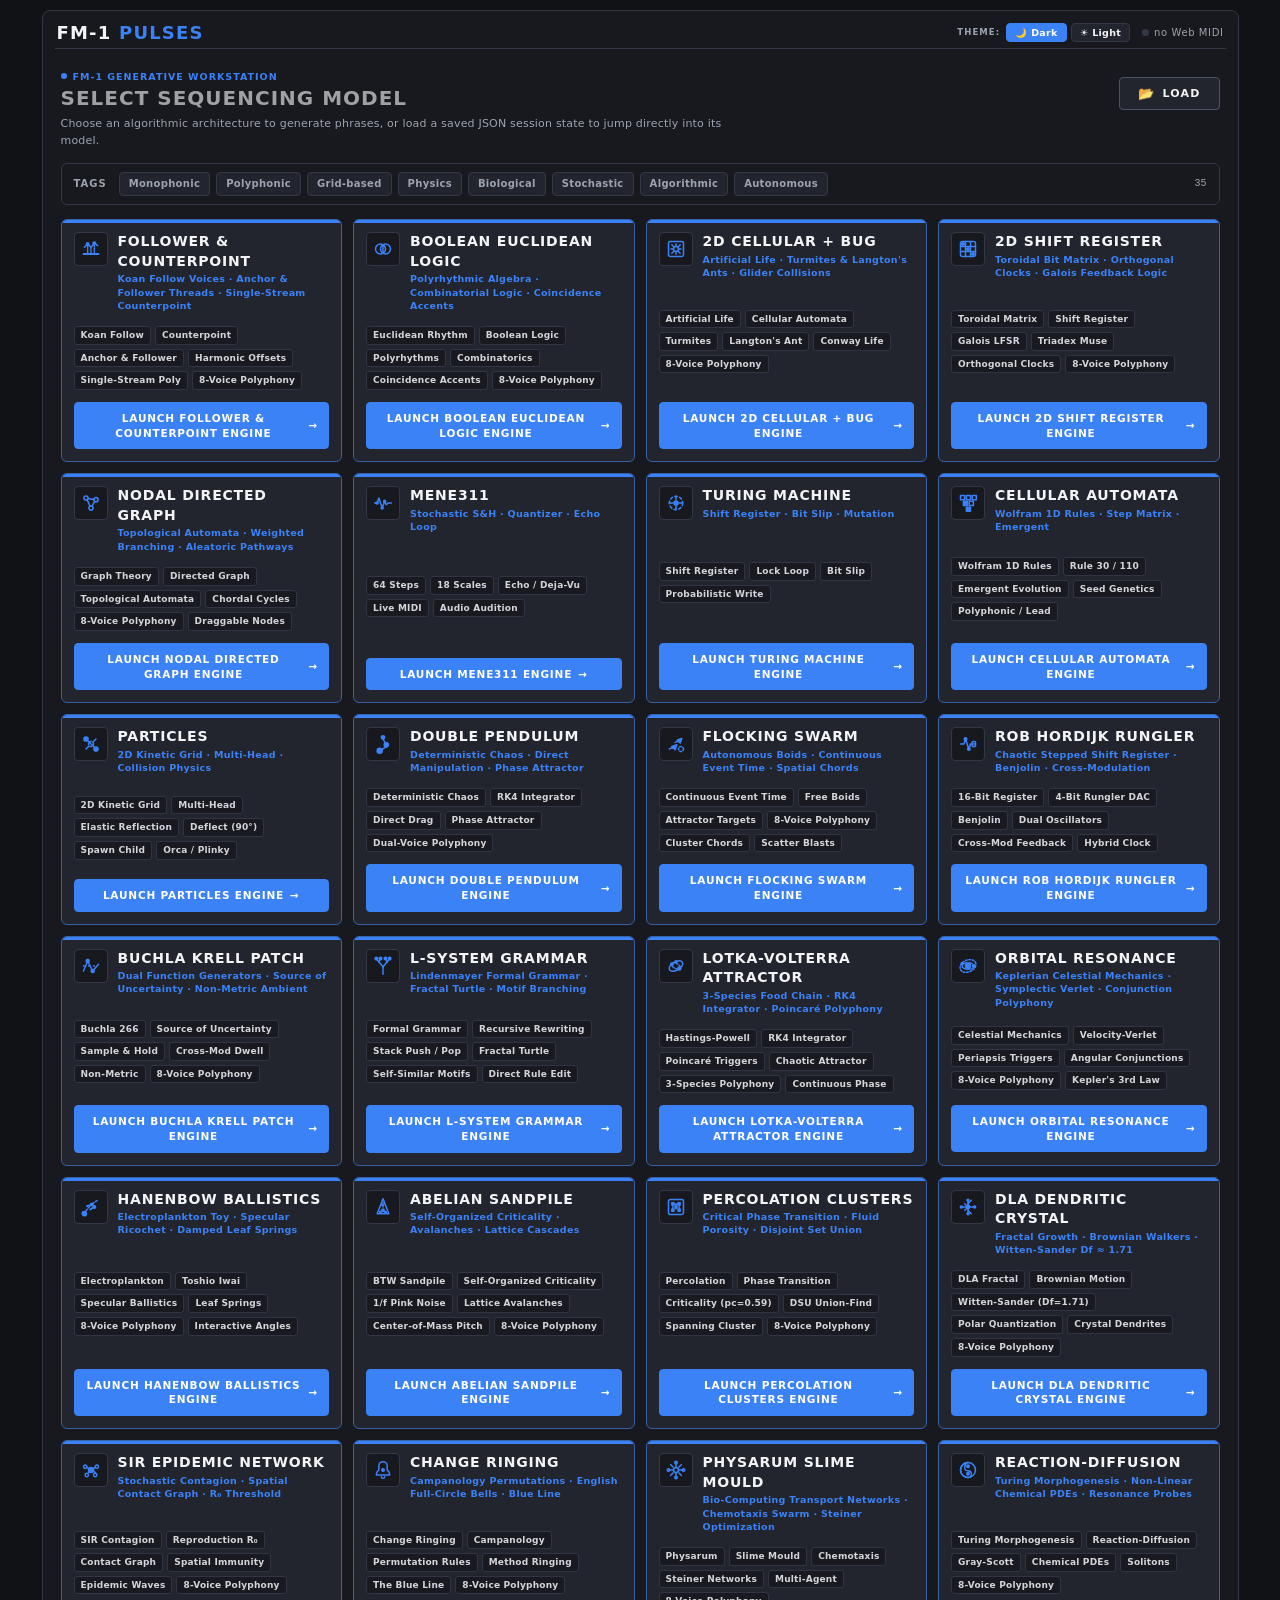
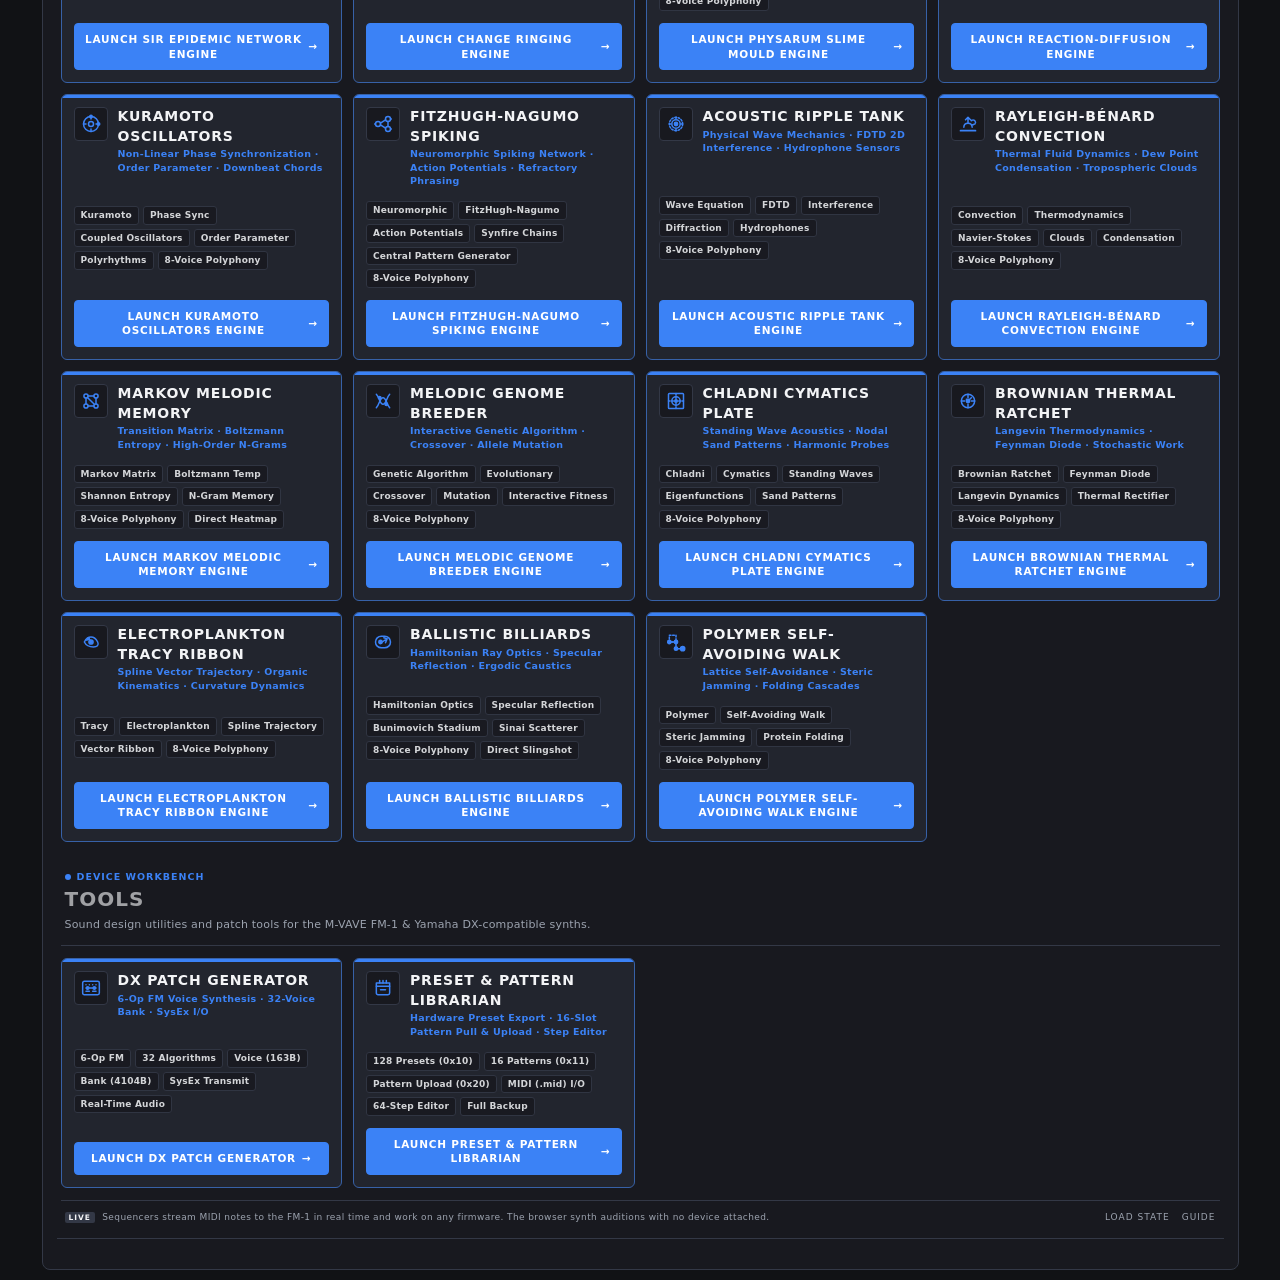
<file: index.html>
<!doctype html>
<html lang="en" data-theme="dark">
<head>
<meta charset="utf-8">
<meta name="viewport" content="width=device-width, initial-scale=1">
<meta name="theme-color" content="#12101a">
<title>FM-1 Pulses</title>
<link rel="icon" href="data:,">
<link rel="stylesheet" href="css/style.css?v=1">
<link rel="stylesheet" href="css/rack.css?v=4">
<link rel="stylesheet" href="css/dxpatch.css?v=10">
<link rel="stylesheet" href="css/librarian.css?v=3">
</head>
<body>
<div class="case">
  <header class="brand">
    <div class="brand-left">
      <button type="button" id="btn-back-landing" class="nav-back-btn" title="Return to Sequencer Models" style="display: none;">‹ Models</button>
      <h1>FM-1 <b>PULSES</b></h1>
      <span id="brand-mode-tag" class="brand-mode-tag" style="display: none;">Mene311</span>
    </div>
    <div class="brand-right">
      <div class="themebar"><span class="swatches" id="themes"></span></div>
      <div class="dev">
        <span class="led" id="led"></span>
        <span id="devname">no MIDI</span>
      </div>
    </div>
  </header>

  <!-- LANDING INTERFACE: Model Selection -->
  <section id="view-landing" class="view-landing" aria-label="Sequencing Models">
    <div class="landing-hero">
      <div class="landing-hero-header">
        <div>
          <div class="landing-kicker">FM-1 GENERATIVE WORKSTATION</div>
          <h2 class="landing-title">Select Sequencing Model</h2>
        </div>
        <div class="landing-hero-actions">
          <label class="landing-load-btn" id="landing-load-btn" title="Upload a saved session JSON to load and launch its model">
            <span class="load-icon" aria-hidden="true">📂</span>
            <span>LOAD</span>
            <input type="file" id="landing-load-file" accept=".json,.fm1p.json" style="display:none;">
          </label>
        </div>
      </div>
      <p class="landing-subtitle">Choose an algorithmic architecture to generate phrases, or load a saved JSON session state to jump directly into its model.</p>
    <div id="models-filter-bar" class="models-filter-bar"></div>

    <div id="models-grid" class="models-grid"></div>

    <!-- TOOLS SECTION -->
    <div class="landing-hero landing-tools-hero" style="margin-top: 18px;">
      <div class="landing-kicker">DEVICE WORKBENCH</div>
      <h2 class="landing-title">Tools</h2>
      <p class="landing-subtitle">Sound design utilities and patch tools for the M-VAVE FM-1 &amp; Yamaha DX-compatible synths.</p>
    </div>

    <div id="tools-grid" class="models-grid tools-grid"></div>

    <div class="landing-footer">
      <div class="landing-firmware-note">
        <span class="note-pill">LIVE</span> Sequencers stream MIDI notes to the FM-1 in real time and work on any firmware. The browser synth auditions with no device attached.
      </div>
      <div class="landing-footer-actions">
        <label class="glink landing-load-link" title="Upload a saved session JSON">load state<input type="file" id="landing-footer-load-file" accept=".json,.fm1p.json" style="display:none;"></label>
        <a class="glink" href="guide.html">guide</a>
      </div>
    </div>
  </section>

  <!-- SEQUENCER WORKSPACE: Shared Statusrow & Global Settings Bar -->
  <section id="view-workspace" class="view-workspace view-mene311" style="display: none;" aria-label="Sequencer Workspace">
    <div class="statusrow">
      <a class="glink glink-model" id="link-models" href="#models" title="Return to sequencer models">‹ models</a>
      <a class="glink" href="guide.html">guide</a>
      <a class="glink" href="#librarian" id="librarian-link" title="Switch to Preset &amp; Pattern Librarian">librarian</a>
      <a class="glink" id="ble" title="Connect the FM-1 over Bluetooth MIDI for cable-free playback. Device reads still need USB.">bluetooth</a>

      <a class="glink" id="tips" title="Show or hide tooltips — turn them off if the hints cover the panel on a phone.">tips on</a>
      <span id="status" class="status">loading…</span>
    </div>

    <!-- GLOBAL SETTINGS BAR (Full Width above all other controls) -->
    <div class="sect global-bar" id="global-bar" aria-label="Global Settings">
      <h3>Global</h3>
      <div class="global-bar-body">
        <div class="global-ops">
          <div class="transport global-transport">
            <button id="audition" title="Loop the selected slot (Space)">▶ Play</button>
            <button id="mute" title="Mute / unmute browser audio (M) — starts muted">🔇</button>
            <button id="safe-mode" class="btn-safe" title="Safe Mode: Limits notes to at most 8 per 500ms to protect the FM-1 sound engine from glitches">Safe: Off</button>
          </div>
          <div class="presets global-presets" id="presets">
            <button id="export" title="Download this session (model, parameters, seed, locks and model buffers) as a versioned .fm1p.json file.">export</button>
            <button id="import" title="Load a .fm1p.json session — switches to the sequencer model it was saved from and restores its exact state.">import</button>
            <button type="button" id="btn-model-guide" class="btn-model-guide" title="Open comprehensive guide for the active sequencer model">guide</button>
            <input type="file" id="importfile" accept=".json,application/json" hidden>
          </div>
        </div>
        <div class="global-controls" id="global-controls"></div>
      </div>
    </div>

    <!-- NOTES CONTROLS (Full-Width Key, Scale, Quantize & Octave Spread) -->
    <div class="sect notes-bar" id="notes-bar" aria-label="Notes Controls"></div>

    <!-- RHYTHM CONTROLS (Full-Width Euclid & Rhythm Tools) -->
    <div class="sect rhythm-bar" id="rhythm-bar" aria-label="Rhythm Controls"></div>

    <!-- GROOVE ROW (Horizontally Adjacent Humanise & Velocity) -->
    <div class="humanise-velocity-row" id="humanise-velocity-bar" aria-label="Humanise and Velocity Controls"></div>

    <!-- SEQUENCE (Full-Width 16x4 Step Buttons Grid) -->
    <div class="sect sequence-bar" id="sequence" aria-label="Sequence"></div>

    <!-- MODEL 1: MENE311 SEQUENCER -->
    <div id="model-mene311" class="model-view" style="display: none;">
      <div class="layout">
        <div class="module">
          <div class="rack" id="panel"></div>
        </div>

        <div class="display">
          <h2>Pattern <small id="bufinfo"></small> <small id="loopinfo"></small></h2>
          <canvas id="wave" class="wave" height="60"></canvas>
          <div id="editor" class="editor">
            <span class="elab">Step <b id="estep">—</b></span>
            <div class="stepper editor-stepper" title="Step Pitch (Semitones)">
              <button type="button" id="edown" class="stepper-btn dxpatch-stepper-btn" title="Lower this step a semitone (locks it)">‹</button>
              <span id="enote" class="enote">—</span>
              <button type="button" id="eup" class="stepper-btn dxpatch-stepper-btn" title="Raise this step a semitone (locks it)">›</button>
            </div>
            <button id="eclear" title="Empty this step and lock it">✕</button>
            <button id="elock" class="elock" title="Locked steps survive regeneration">🔓</button>
            <button id="eclearlocks" title="Forget every locked step">clear locks</button>
            <span id="lockcount" class="lockcount"></span>
          </div>
        </div>
      </div>
    </div>

    <!-- MODEL 2: CELLULAR AUTOMATA SEQUENCER -->
    <div id="model-cellular" class="model-view" style="display: none;">
      <!-- Populated dynamically by js/cellular.js -->
    </div>

    <!-- MODEL 3: TURING MACHINE SEQUENCER -->
    <div id="model-turing" class="model-view" style="display: none;">
      <!-- Populated dynamically by js/turing.js -->
    </div>

    <!-- MODEL 4: PARTICLES (ORCA / PLINKY COLLISION SIMULATOR) -->
    <div id="model-particles" class="model-view" style="display: none;">
      <!-- Populated dynamically by js/particles.js -->
    </div>

    <!-- MODEL 5: DOUBLE PENDULUM CHAOTIC ATTRACTOR -->
    <div id="model-pendulum" class="model-view" style="display: none;">
      <!-- Populated dynamically by js/pendulum.js -->
    </div>

    <!-- MODEL 6: FLOCKING SWARM CHORD ENGINE (UNLINKED CONTINUOUS MODEL) -->
    <div id="model-flock" class="model-view" style="display: none;">
      <!-- Populated dynamically by js/flock.js -->
    </div>

    <!-- MODEL 7: ROB HORDIJK RUNGLER (CHAOTIC STEPPED SHIFT REGISTER) -->
    <div id="model-rungler" class="model-view" style="display: none;">
      <!-- Populated dynamically by js/rungler.js -->
    </div>

    <!-- MODEL 8: BUCHLA 266 KRELL GENERATIVE PATCH -->
    <div id="model-krell" class="model-view" style="display: none;">
      <!-- Populated dynamically by js/krell.js -->
    </div>

    <!-- MODEL 9: L-SYSTEM MORPHOGENETIC GRAMMAR -->
    <div id="model-lsystem" class="model-view" style="display: none;">
      <!-- Populated dynamically by js/lsystem.js -->
    </div>

    <!-- MODEL 10: LOTKA-VOLTERRA PREDATOR-PREY ECOLOGICAL PHASE SPACE -->
    <div id="model-lotka_volterra" class="model-view" style="display: none;">
      <!-- Populated dynamically by js/lotka_volterra.js -->
    </div>

    <!-- MODEL 11: KEPLERIAN ORBITAL RESONANCE & N-BODY CHIMES -->
    <div id="model-orbital" class="model-view" style="display: none;">
      <!-- Populated dynamically by js/orbital.js -->
    </div>

    <!-- MODEL 12: ELECTROPLANKTON HANENBOW LEAF DEFLECTION BALLISTICS -->
    <div id="model-hanenbow" class="model-view" style="display: none;">
      <!-- Populated dynamically by js/hanenbow.js -->
    </div>

    <!-- MODEL 13: BAK-TANG-WIESENFELD ABELIAN SANDPILE (SOC) -->
    <div id="model-sandpile" class="model-view" style="display: none;">
      <!-- Populated dynamically by js/sandpile.js -->
    </div>

    <!-- MODEL 14: PERCOLATION CLUSTER & FLUID POROSITY PHASE TRANSITION -->
    <div id="model-percolation" class="model-view" style="display: none;">
      <!-- Populated dynamically by js/percolation.js -->
    </div>

    <!-- MODEL 15: DIFFUSION-LIMITED AGGREGATION (DLA) DENDRITIC CRYSTAL -->
    <div id="model-dla" class="model-view" style="display: none;">
      <!-- Populated dynamically by js/dla.js -->
    </div>

    <!-- MODEL 16: SIR EPIDEMIC NETWORK DYNAMICS -->
    <div id="model-epidemic" class="model-view" style="display: none;">
      <!-- Populated dynamically by js/epidemic.js -->
    </div>

    <!-- MODEL 17: ENGLISH CHANGE RINGING & CAMPANOLOGY -->
    <div id="model-changes" class="model-view" style="display: none;">
      <!-- Populated dynamically by js/changes.js -->
    </div>

    <!-- MODEL 18: PHYSARUM POLYCEPHALUM SLIME MOULD NETWORK -->
    <div id="model-physarum" class="model-view" style="display: none;">
      <!-- Populated dynamically by js/physarum.js -->
    </div>

    <!-- MODEL 19: GRAY-SCOTT REACTION-DIFFUSION TURING MORPHOGENESIS -->
    <div id="model-reaction_diffusion" class="model-view" style="display: none;">
      <!-- Populated dynamically by js/reaction_diffusion.js -->
    </div>

    <!-- MODEL 20: COUPLED KURAMOTO PHASE SYNCHRONIZATION OSCILLATORS -->
    <div id="model-kuramoto" class="model-view" style="display: none;">
      <!-- Populated dynamically by js/kuramoto.js -->
    </div>

    <!-- MODEL 21: FITZHUGH-NAGUMO BIOLOGICAL NEUROMORPHIC SPIKING NETWORK -->
    <div id="model-fitzhugh_nagumo" class="model-view" style="display: none;">
      <!-- Populated dynamically by js/fitzhugh_nagumo.js -->
    </div>

    <!-- MODEL 22: 2D ACOUSTIC WAVE EQUATION RIPPLE TANK (FDTD) -->
    <div id="model-ripple_tank" class="model-view" style="display: none;">
      <!-- Populated dynamically by js/ripple_tank.js -->
    </div>

    <!-- MODEL 23: ATMOSPHERIC RAYLEIGH-BÉNARD CONVECTION & CLOUD FORMATION -->
    <div id="model-convection" class="model-view" style="display: none;">
      <!-- Populated dynamically by js/convection.js -->
    </div>

    <!-- MODEL 24: HIGH-ORDER MARKOV TRANSITION MATRIX MELODIC MEMORY -->
    <div id="model-markov_matrix" class="model-view" style="display: none;">
      <!-- Populated dynamically by js/markov_matrix.js -->
    </div>

    <!-- MODEL 25: INTERACTIVE GENETIC ALGORITHM MELODIC GENOME BREEDER -->
    <div id="model-genetic_breeder" class="model-view" style="display: none;">
      <!-- Populated dynamically by js/genetic_breeder.js -->
    </div>

    <!-- MODEL 26: CHLADNI RESONANT CYMATICS PLATE & NODAL SAND PATTERNS -->
    <div id="model-chladni" class="model-view" style="display: none;">
      <!-- Populated dynamically by js/chladni.js -->
    </div>

    <!-- MODEL 27: BROWNIAN THERMAL RATCHET & FEYNMAN THERMAL DIODE -->
    <div id="model-brownian_ratchet" class="model-view" style="display: none;">
      <!-- Populated dynamically by js/brownian_ratchet.js -->
    </div>

    <!-- MODEL 28: ELECTROPLANKTON TRACY RIBBON PATH TRAJECTORY -->
    <div id="model-tracy_ribbon" class="model-view" style="display: none;">
      <!-- Populated dynamically by js/tracy_ribbon.js -->
    </div>

    <!-- MODEL 29: POLYMER SELF-AVOIDING WALK & STERIC JAMMING FOLDING -->
    <div id="model-self_avoiding_walk" class="model-view" style="display: none;">
      <!-- Populated dynamically by js/self_avoiding_walk.js -->
    </div>

    <!-- MODEL 30: BALLISTIC BILLIARDS HAMILTONIAN CHAOS -->
    <div id="model-billiards" class="model-view" style="display: none;">
      <!-- Populated dynamically by js/billiards.js -->
    </div>

    <!-- MODEL 31: NODAL DIRECTED GRAPH TOPOLOGICAL AUTOMATA -->
    <div id="model-nodal_graph" class="model-view" style="display: none;">
      <!-- Populated dynamically by js/nodal_graph.js -->
    </div>

    <!-- MODEL 32: 2D SHIFT REGISTER TOROIDAL BIT MATRIX -->
    <div id="model-shift_register_2d" class="model-view" style="display: none;">
      <!-- Populated dynamically by js/shift_register_2d.js -->
    </div>

    <!-- MODEL 33: 2D CELLULAR + BUG (TURMITES / LANGTON ANTS) -->
    <div id="model-cellular_bug" class="model-view" style="display: none;">
      <!-- Populated dynamically by js/cellular_bug.js -->
    </div>

    <!-- MODEL 34: BOOLEAN EUCLIDEAN LOGIC (ALGEBRAIC POLYRHYTHMS) -->
    <div id="model-boolean_euclidean" class="model-view" style="display: none;">
      <!-- Populated dynamically by js/boolean_euclidean.js -->
    </div>

    <!-- MODEL 35: FOLLOWER & COUNTERPOINT GENERATORS (WITHIN ONE STREAM) -->
    <div id="model-counterpoint" class="model-view" style="display: none;">
      <!-- Populated dynamically by js/counterpoint.js -->
    </div>
  </section>

  <!-- TOOL: DX PATCH GENERATOR WORKBENCH -->
  <section id="view-dxpatch" class="view-workspace view-dxpatch" style="display: none;" aria-label="DX Patch Generator">
    <div class="statusrow">
      <a class="glink glink-model" id="dxpatch-link-models" href="#models" title="Return to models and tools">‹ tools</a>
      <a class="glink" href="guide.html">guide</a>
      <a class="glink" id="dxpatch-dl-voice" title="Download current voice as 163-byte VCED SysEx file">save voice (.syx)</a>
      <a class="glink" id="dxpatch-dl-bank" title="Download 32-voice cartridge bank as 4104-byte VMEM SysEx file">save bank (.syx)</a>
      <label class="glink" title="Open .syx file (Voice or Bank)" style="cursor: pointer;">
        open .syx
        <input type="file" id="dxpatch-file-input" accept=".syx,application/octet-stream" hidden>
      </label>
      <a class="glink" href="#librarian" title="Switch to Preset &amp; Pattern Librarian">librarian ›</a>
    </div>

    <div class="dxpatch-workspace">
      <!-- Left Column: Generator Controls -->
      <aside class="dxpatch-panel dxpatch-panel-left">
        <div class="dxpatch-card">
          <h3 class="dxpatch-heading">Sound Generator</h3>

          <label class="dxpatch-field-label" for="dxpatch-category-select">Category Template</label>
          <select id="dxpatch-category-select" class="dxpatch-select">
            <option value="keys">🎹 Keys / Electric Piano</option>
            <option value="bass">🎸 Bass (Slap / Sub / Acid)</option>
            <option value="pad">🌊 Lush Pad / Strings</option>
            <option value="percussive">🥁 FM Drum / Percussive</option>
            <option value="lead">⚡ Lead Synth</option>
            <option value="bell">🔔 Crystal Bell / Mallet</option>
            <option value="brass">🎺 Brass / Horns</option>
            <option value="pluck">🪕 Pluck / Koto / Guitar</option>
            <option value="fx">🛸 Sci-Fi / FX</option>
            <option value="constrained">📐 Constrained Random</option>
            <option value="random">🎲 Pure Stochastic (Wild)</option>
          </select>

          <label class="dxpatch-field-label" for="dxpatch-profile-select">Sonic Profile Layer</label>
          <select id="dxpatch-profile-select" class="dxpatch-select">
            <option value="none">Neutral (Standard)</option>
            <option value="warm">Warm &amp; Analog (-EXP rolloff)</option>
            <option value="atonal">Atonal &amp; Metallic (Fixed Hz)</option>
            <option value="crisp">Crisp &amp; Glassy (+LIN sparkle)</option>
            <option value="gritty">Gritty &amp; Driven (High FB)</option>
            <option value="ethereal">Ethereal &amp; Ambient (Slow swell)</option>
          </select>

          <label class="dxpatch-field-label" for="dxpatch-force-alg-select">Algorithm Constraint</label>
          <select id="dxpatch-force-alg-select" class="dxpatch-select">
            <option value="">Auto (Category Default)</option>
          </select>
        </div>

        <div class="dxpatch-card">
          <h3 class="dxpatch-heading">Timbral Macros</h3>

          <div class="dxpatch-slider-row">
            <div class="dxpatch-slider-header">
              <span>Brightness</span>
              <span id="dxpatch-val-brightness" class="dxpatch-mono-val">0.60</span>
            </div>
            <input type="range" id="dxpatch-slider-brightness" class="dxpatch-range" min="0" max="1" step="0.05" value="0.6" />
          </div>

          <div class="dxpatch-slider-row">
            <div class="dxpatch-slider-header">
              <span>Dissonance</span>
              <span id="dxpatch-val-dissonance" class="dxpatch-mono-val">0.00</span>
            </div>
            <input type="range" id="dxpatch-slider-dissonance" class="dxpatch-range" min="0" max="1" step="0.05" value="0.0" />
          </div>

          <div class="dxpatch-slider-row">
            <div class="dxpatch-slider-header">
              <span>Env Speed</span>
              <span id="dxpatch-val-env-speed" class="dxpatch-mono-val">0.50</span>
            </div>
            <input type="range" id="dxpatch-slider-env-speed" class="dxpatch-range" min="0" max="1" step="0.05" value="0.5" />
          </div>

          <div class="dxpatch-slider-row">
            <div class="dxpatch-slider-header">
              <span>Detune</span>
              <span id="dxpatch-val-detune" class="dxpatch-mono-val">0.30</span>
            </div>
            <input type="range" id="dxpatch-slider-detune" class="dxpatch-range" min="0" max="1" step="0.05" value="0.3" />
          </div>

          <div class="dxpatch-slider-row">
            <div class="dxpatch-slider-header">
              <span>Mutation Rate</span>
              <span id="dxpatch-val-mutation" class="dxpatch-mono-val">0.20</span>
            </div>
            <input type="range" id="dxpatch-slider-mutation" class="dxpatch-range" min="0.05" max="1" step="0.05" value="0.2" />
          </div>
        </div>

        <div class="dxpatch-card">
          <button id="dxpatch-btn-generate" class="dxpatch-btn-block primary" title="Generate new patch (Space)">
            <span>🎲 Generate Patch</span> <kbd>Space</kbd>
          </button>
          <button id="dxpatch-btn-mutate" class="dxpatch-btn-block warning" title="Mutate current voice (M)">
            <span>🧬 Mutate Voice</span> <kbd>M</kbd>
          </button>
          <button id="dxpatch-btn-add-bank" class="dxpatch-btn-block" title="Store voice into active bank slot (B)">
            <span>📥 Save to Bank Slot</span> <kbd>B</kbd>
          </button>
        </div>

        <div class="dxpatch-card">
          <h3 class="dxpatch-heading">Hardware &amp; SysEx</h3>
          <div class="dxpatch-btn-grid-2">
            <button id="dxpatch-btn-send-patch" class="dxpatch-btn-sm" title="Send 163-byte VCED SysEx to FM-1">📤 Send Voice (163B)</button>
            <button id="dxpatch-btn-send-bank" class="dxpatch-btn-sm" title="Send 4104-byte VMEM SysEx to FM-1">📦 Send Bank (4104B)</button>
          </div>

          <div style="display:flex; justify-content:space-between; align-items:center; margin-top:6px; font-size:10px; color:var(--dim);">
            <label style="display:flex; align-items:center; gap:5px; cursor:pointer;" title="Automatically send 163B VCED SysEx on generate/mutate">
              <input type="checkbox" id="dxpatch-chk-auto-send" checked />
              <span>Auto-Send SysEx</span>
            </label>
            <label style="display:flex; align-items:center; gap:4px;">
              <span>Ch:</span>
              <select id="dxpatch-midi-channel-select" class="dxpatch-select" style="width: auto; padding: 1px 4px;">
                <option value="0">1</option><option value="1">2</option><option value="2">3</option><option value="3">4</option>
                <option value="4">5</option><option value="5">6</option><option value="6">7</option><option value="7">8</option>
                <option value="8">9</option><option value="9">10</option><option value="10">11</option><option value="11">12</option>
                <option value="12">13</option><option value="13">14</option><option value="14">15</option><option value="15">16</option>
              </select>
            </label>
          </div>

          <div style="margin-top:6px;">
            <label class="dxpatch-field-label" for="dxpatch-audition-mode-select">Audition Audio</label>
            <select id="dxpatch-audition-mode-select" class="dxpatch-select">
              <option value="auto">Auto (FM-1 if connected, else Browser)</option>
              <option value="browser">Browser FM Synth Only</option>
              <option value="hardware">M-VAVE FM-1 Hardware Only</option>
              <option value="both">Both (Browser + FM-1)</option>
            </select>
          </div>

          <div class="dxpatch-btn-grid-2" style="margin-top:8px;">
            <button id="dxpatch-btn-dl-voice" class="dxpatch-btn-sm" title="Download 163-byte single voice SysEx">💾 Voice .syx</button>
            <button id="dxpatch-btn-dl-patch-bank" class="dxpatch-btn-sm" title="Download 4104-byte cartridge with this voice in Slot 1">💾 Cart .syx</button>
          </div>
          <div class="dxpatch-file-drop" id="dxpatch-drop-area">
            <span>📂 Drop or click to load <code>.syx</code></span>
          </div>
        </div>
      </aside>

      <!-- Center Column: Voice Inspector & 6-Op Matrix -->
      <div class="dxpatch-panel dxpatch-panel-center">
        <!-- Voice Header Card -->
        <div class="dxpatch-voice-header">
          <div class="dxpatch-title-group">
            <span class="dxpatch-micro-label">VOICE NAME (10 CHARS)</span>
            <input type="text" id="dxpatch-name-input" class="dxpatch-name-input" maxlength="10" value="INIT VOICE" spellcheck="false" />
          </div>

          <div class="dxpatch-param-pill">
            <span class="dxpatch-micro-label">FEEDBACK</span>
            <div class="dxpatch-stepper">
              <button type="button" id="dxpatch-fb-prev" class="dxpatch-stepper-btn" title="Decrease Feedback (0–7)">‹</button>
              <input type="number" id="dxpatch-fb-input" min="0" max="7" value="0" class="dxpatch-stepper-input" title="Feedback (0–7)" />
              <button type="button" id="dxpatch-fb-next" class="dxpatch-stepper-btn" title="Increase Feedback (0–7)">›</button>
            </div>
          </div>

          <div class="dxpatch-param-pill">
            <span class="dxpatch-micro-label">TRANSPOSE</span>
            <div class="dxpatch-stepper">
              <button type="button" id="dxpatch-transpose-prev" class="dxpatch-stepper-btn" title="Decrease Transpose (0–48)">‹</button>
              <input type="number" id="dxpatch-transpose-input" min="0" max="48" value="24" class="dxpatch-stepper-input" title="Transpose (0–48 semitones)" />
              <button type="button" id="dxpatch-transpose-next" class="dxpatch-stepper-btn" title="Increase Transpose (0–48)">›</button>
            </div>
          </div>

          <div class="dxpatch-param-pill">
            <span class="dxpatch-micro-label">LFO WAVE</span>
            <div class="dxpatch-stepper" title="LFO Waveform (use buttons or wheel)">
              <button type="button" id="dxpatch-lfo-wave-prev" class="dxpatch-stepper-btn" title="Previous LFO Waveform">‹</button>
              <span id="dxpatch-lfo-wave" class="dxpatch-stepper-val" title="LFO Waveform">Triangle</span>
              <button type="button" id="dxpatch-lfo-wave-next" class="dxpatch-stepper-btn" title="Next LFO Waveform">›</button>
            </div>
          </div>

          <div class="dxpatch-param-pill">
            <span class="dxpatch-micro-label">LFO SPD / PMD</span>
            <div class="dxpatch-lfo-steppers-wrap">
              <div class="dxpatch-stepper" title="LFO Speed (0–99)">
                <button type="button" id="dxpatch-lfo-spd-prev" class="dxpatch-stepper-btn" title="Decrease Speed">‹</button>
                <input type="number" id="dxpatch-lfo-speed" min="0" max="99" value="35" class="dxpatch-stepper-input" title="LFO Speed (0–99)" />
                <button type="button" id="dxpatch-lfo-spd-next" class="dxpatch-stepper-btn" title="Increase Speed">›</button>
              </div>
              <div class="dxpatch-stepper" title="Pitch Mod Depth (0–99)">
                <button type="button" id="dxpatch-lfo-pmd-prev" class="dxpatch-stepper-btn" title="Decrease Pitch Mod Depth">‹</button>
                <input type="number" id="dxpatch-lfo-pmd" min="0" max="99" value="0" class="dxpatch-stepper-input" title="Pitch Mod Depth (0–99)" />
                <button type="button" id="dxpatch-lfo-pmd-next" class="dxpatch-stepper-btn" title="Increase Pitch Mod Depth">›</button>
              </div>
            </div>
          </div>
        </div>

        <!-- Visualizer Grid -->
        <div class="dxpatch-viz-grid">
          <div class="dxpatch-card">
            <div class="dxpatch-card-header">
              <span id="dxpatch-alg-card-title" class="dxpatch-card-title dxpatch-alg-title-wrap">
                <span>Algorithm</span>
                <span class="dxpatch-stepper">
                  <button type="button" id="dxpatch-alg-prev" class="dxpatch-stepper-btn" title="Previous Algorithm (1–32)">‹</button>
                  <input type="number" id="dxpatch-alg-input" min="1" max="32" value="1" class="dxpatch-alg-input" title="Algorithm (1–32)" />
                  <button type="button" id="dxpatch-alg-next" class="dxpatch-stepper-btn" title="Next Algorithm (1–32)">›</button>
                </span>
              </span>
            </div>
            <div class="dxpatch-alg-body">
              <canvas id="dxpatch-alg-canvas" width="220" height="125"></canvas>
            </div>
          </div>

          <div class="dxpatch-card">
            <div class="dxpatch-card-header">
              <span class="dxpatch-card-title">Operator Envelopes (R1–R4 / L1–L4)</span>
              <div class="dxpatch-env-op-selectors" id="dxpatch-env-op-selectors" role="group" aria-label="Select Operator Envelope">
                <button type="button" class="dxpatch-op-sel-btn" data-op="all" title="Show all operator envelopes">ALL</button>
                <button type="button" class="dxpatch-op-sel-btn active" data-op="1" title="Select OP1 envelope (drag breakpoints to edit)">OP1</button>
                <button type="button" class="dxpatch-op-sel-btn" data-op="2" title="Select OP2 envelope (drag breakpoints to edit)">OP2</button>
                <button type="button" class="dxpatch-op-sel-btn" data-op="3" title="Select OP3 envelope (drag breakpoints to edit)">OP3</button>
                <button type="button" class="dxpatch-op-sel-btn" data-op="4" title="Select OP4 envelope (drag breakpoints to edit)">OP4</button>
                <button type="button" class="dxpatch-op-sel-btn" data-op="5" title="Select OP5 envelope (drag breakpoints to edit)">OP5</button>
                <button type="button" class="dxpatch-op-sel-btn" data-op="6" title="Select OP6 envelope (drag breakpoints to edit)">OP6</button>
              </div>
            </div>
            <canvas id="dxpatch-env-canvas" width="460" height="125" title="Click an envelope to select. Drag breakpoints to edit Rate &amp; Level live."></canvas>
          </div>
        </div>

        <!-- 6-Operator Parameter Matrix Table -->
        <div class="dxpatch-card">
          <div class="dxpatch-card-header">
            <span class="dxpatch-card-title">6-Operator FM Matrix</span>
          </div>
          <div class="dxpatch-ops-wrap">
            <table class="dxpatch-ops-table">
              <thead>
                <tr>
                  <th title="Operator number (OP1–OP6) & enable/mute toggle">OP</th>
                  <th title="FM routing role: Carrier (audible output) or Modulator (modulates other operators)">ROLE</th>
                  <th title="Output level (0–99): Carrier loudness or Modulator modulation index">LEVEL</th>
                  <th title="Oscillator mode: Frequency Ratio (tracks keyboard) or Fixed Frequency (Hz)">MODE</th>
                  <th title="Frequency coarse multiplier: 0–31 (Ratio mode) or 10^N (Fixed mode)">COARSE</th>
                  <th title="Frequency fine fraction (0–99): micro-tuning added to coarse value">FINE</th>
                  <th title="Effective frequency: harmonic multiple ratio or absolute frequency in Hz">RATIO/HZ</th>
                  <th title="Detune offset (0–14): microtonal pitch offset (-7 to +7, 7 = center)">DETUNE</th>
                  <th title="Velocity sensitivity (0–7): responsiveness of level to key velocity">VEL</th>
                  <th title="Keyboard rate scaling (0–7): speeds up envelope at higher pitches">RS</th>
                  <th title="Envelope Rate 1 (0–99): attack speed (99 = fastest / instantaneous)">R1</th>
                  <th title="Envelope Rate 2 (0–99): initial decay speed toward Level 2">R2</th>
                  <th title="Envelope Rate 3 (0–99): secondary decay speed toward Level 3">R3</th>
                  <th title="Envelope Rate 4 (0–99): release speed after key-off toward Level 4">R4</th>
                  <th title="Envelope Level 1 (0–99): attack peak level">L1</th>
                  <th title="Envelope Level 2 (0–99): decay level after Rate 1">L2</th>
                  <th title="Envelope Level 3 (0–99): sustain level held during note gate">L3</th>
                  <th title="Envelope Level 4 (0–99): release rest level after note off">L4</th>
                </tr>
              </thead>
              <tbody id="dxpatch-ops-tbody"></tbody>
            </table>
          </div>
        </div>

        <!-- Audition Keyboard -->
        <div class="dxpatch-card">
          <div class="dxpatch-card-header">
            <span class="dxpatch-card-title" title="Click keys or use keys A–K (W E T Y U for sharps)">Interactive Audition Keyboard</span>
          </div>
          <div id="dxpatch-piano-keyboard" class="dxpatch-keyboard-wrap"></div>
        </div>
      </div>

      <!-- Right Column: 32-Voice Bank Manager -->
      <aside class="dxpatch-panel dxpatch-panel-right">
        <div class="dxpatch-card">
          <div class="dxpatch-card-header">
            <h3 class="dxpatch-heading" style="margin:0;">32-Voice Bank</h3>
            <span id="dxpatch-bank-slot-indicator" class="dxpatch-badge badge-carrier">Slot 01</span>
          </div>
          <div class="dxpatch-btn-grid-2">
            <button id="dxpatch-btn-fill-bank" class="dxpatch-btn-sm" title="Generate 32 voices of current category">⚡ Fill 32</button>
            <button id="dxpatch-btn-fill-mixed-bank" class="dxpatch-btn-sm" title="Generate 32 mixed-category voices">🌈 Mixed 32</button>
          </div>
          <button id="dxpatch-btn-export-bank" class="dxpatch-btn-block primary" style="margin-top:6px; font-size:10px;">
            <span>📦 Download Bank (.syx)</span>
          </button>
          <div id="dxpatch-bank-list" class="dxpatch-bank-list" style="margin-top:8px;"></div>
        </div>
      </aside>
    </div>

    <div style="font-size:10px; color:var(--dim); padding:4px 2px; display:flex; justify-content:space-between;">
      <span id="dxpatch-status-message">Ready. Click keys to audition, or press Space to generate.</span>
      <span><kbd>Space</kbd> Generate &nbsp; <kbd>M</kbd> Mutate &nbsp; <kbd>B</kbd> To Bank</span>
    </div>
  </section>

  <!-- TOOL: PRESET & PATTERN LIBRARIAN WORKBENCH -->
  <section id="view-librarian" class="view-workspace view-librarian" style="display: none;" aria-label="Preset and Pattern Librarian">
    <div class="statusrow">
      <a class="glink glink-model" id="lib-link-models" href="#models" title="Return to models and tools">‹ tools</a>
      <a class="glink" href="guide.html">guide</a>
      <a class="glink" id="lib-top-pull-presets" title="Pull presets in selected bank filter from FM-1 via SysEx 0x10">pull presets</a>
      <a class="glink" id="lib-top-pull-patterns" title="Pull all 16 patterns from FM-1 RAM via SysEx 0x11">pull patterns</a>
      <a class="glink" id="lib-top-export-bundle" title="Export all pulled presets and patterns as a single JSON backup bundle">backup (.json)</a>
      <label class="glink" title="Import .syx, .mid, or .json files (Presets, Banks, or Patterns)" style="cursor: pointer;">
        import file
        <input type="file" id="lib-top-file-input" accept=".syx,.mid,.midi,.json,application/octet-stream,application/json" hidden>
      </label>
      <a class="glink" href="#dxpatch" title="Switch to DX Patch Generator (FM-1 6-Op FM)">dx patch</a>
    </div>

    <div class="lib-workspace">
      <!-- Left Column: Hardware Preset & Pattern Transfer Operations -->
      <aside class="lib-panel lib-panel-left">
        <div class="lib-card">
          <div class="lib-card-header">
            <h3 class="lib-heading">Presets (1–128)</h3>
            <div class="lib-seg-group" id="lib-bank-filter-group" title="Filter preset slots by bank (A: 1–32, B: 33–64, C: 65–96, D: 97–128, VA: 113–128)">
              <button type="button" class="lib-seg-btn active" data-bank="all" title="All 128 Presets">ALL</button>
              <button type="button" class="lib-seg-btn" data-bank="A" title="Bank A (Slots 1–32)">A</button>
              <button type="button" class="lib-seg-btn" data-bank="B" title="Bank B (Slots 33–64)">B</button>
              <button type="button" class="lib-seg-btn" data-bank="C" title="Bank C (Slots 65–96)">C</button>
              <button type="button" class="lib-seg-btn" data-bank="D" title="Bank D (Slots 97–128)">D</button>
              <button type="button" class="lib-seg-btn" data-bank="VA" title="VA Pack (Slots 113–128)">VA</button>
            </div>
          </div>

          <div class="lib-btn-grid-2">
            <button type="button" id="lib-btn-pull-preset" class="lib-btn-sm primary" title="Read selected preset slot from FM-1 via SysEx 0x10">📥 Pull Slot</button>
            <button type="button" id="lib-btn-pull-bank" class="lib-btn-sm primary" title="Read all slots in active bank filter from FM-1">📥 Pull Bank</button>
            <button type="button" id="lib-btn-write-preset" class="lib-btn-sm warning" title="Write selected preset to FM-1 slot via 231B SysEx 0x04">📤 Write Slot</button>
            <button type="button" id="lib-btn-open-editor" class="lib-btn-sm" title="Open selected preset in DX Patch or VA Patch Editor">🔧 Edit Patch</button>
          </div>

          <div class="lib-btn-grid-2" style="margin-top:6px;">
            <button type="button" id="lib-btn-dl-preset-v4" class="lib-btn-sm" title="Download selected preset as 231-byte BaudGirl v4 .syx">💾 Slot 231B</button>
            <button type="button" id="lib-btn-dl-preset-dx7" class="lib-btn-sm" title="Download selected preset as 163-byte DX7 VCED .syx">💾 Slot VCED</button>
            <button type="button" id="lib-btn-dl-bank-v4" class="lib-btn-sm" title="Download active bank filter as multi-preset 231B .syx pack">📦 Bank 231B</button>
            <button type="button" id="lib-btn-dl-bank-dx7" class="lib-btn-sm" title="Download 32-voice DX7 VMEM cartridge bank (4104B .syx)">📦 DX7 4104B</button>
          </div>
          <button type="button" id="lib-btn-dl-presets-json" class="lib-btn-block" style="margin-top:6px; margin-bottom:0;" title="Export pulled presets as JSON">
            <span>📄 Export Presets (.json)</span>
          </button>

          <div id="lib-progress-wrap" class="lib-progress-wrap">
            <div class="lib-progress-header">
              <span id="lib-progress-label">Reading…</span>
              <button type="button" id="lib-btn-cancel-transfer" class="lib-btn-sm" style="padding:1px 6px;" title="Cancel active MIDI transfer">✕</button>
            </div>
            <div class="lib-progress-bar">
              <div id="lib-progress-fill" class="lib-progress-fill"></div>
            </div>
          </div>
        </div>

        <div class="lib-card">
          <div class="lib-card-header">
            <h3 class="lib-heading">Patterns (P1–P16)</h3>
          </div>

          <button type="button" id="lib-btn-upload-pattern" class="lib-btn-block primary" title="Upload active pattern to FM-1 slot via SysEx 0x20 (U or F)">
            <span>📤 Upload Pattern to FM-1</span> <kbd>U</kbd>
          </button>

          <div class="lib-btn-grid-2">
            <button type="button" id="lib-btn-pull-pattern" class="lib-btn-sm primary" title="Pull selected pattern slot from FM-1 RAM via SysEx 0x11">📥 Pull Pat</button>
            <button type="button" id="lib-btn-pull-all-patterns" class="lib-btn-sm primary" title="Pull all 16 patterns from FM-1 RAM">📥 Pull 16</button>
            <button type="button" id="lib-btn-upload-all-patterns" class="lib-btn-sm warning" title="Upload all 16 patterns to FM-1 slots 1–16">📤 Upload 16</button>
            <button type="button" id="lib-btn-pull-seq" class="lib-btn-sm" title="Import all 16 slots from Pulses Sequencer workspace bank">🔄 From Seq</button>
          </div>

          <div class="lib-btn-grid-2" style="margin-top:6px;">
            <button type="button" id="lib-btn-send-seq" class="lib-btn-sm" title="Copy active pattern into Pulses Sequencer workspace bank">➡ To Seq Slot</button>
            <button type="button" id="lib-btn-dl-pat-syx" class="lib-btn-sm" title="Download active pattern as FM-1 0x20 .syx">💾 Pat .syx</button>
            <button type="button" id="lib-btn-dl-all-pat-syx" class="lib-btn-sm" title="Download all 16 patterns as a single .syx file">📦 16 Pat .syx</button>
            <button type="button" id="lib-btn-dl-pat-mid" class="lib-btn-sm" title="Export active pattern as a Standard MIDI File (.mid)">🎵 Export .mid</button>
          </div>
          <button type="button" id="lib-btn-dl-pat-json" class="lib-btn-block" style="margin-top:6px; margin-bottom:0;" title="Export all 16 patterns as JSON">
            <span>📄 Export Patterns (.json)</span>
          </button>
        </div>

        <div class="lib-card">
          <div class="lib-card-header">
            <h3 class="lib-heading">Audition &amp; File I/O</h3>
          </div>
          <div style="display:flex; gap:6px; align-items:center;">
            <select id="lib-audition-mode-select" class="lib-select" style="margin-bottom:0; flex:1;" title="Audio output target for pattern &amp; keyboard audition">
              <option value="auto">Auto (FM-1 or Browser)</option>
              <option value="browser">Browser Synth Only</option>
              <option value="hardware">FM-1 Hardware Only</option>
              <option value="both">Both (Browser + FM-1)</option>
            </select>
            <select id="lib-midi-channel-select" class="lib-select" style="width:auto; margin-bottom:0; padding:4px 6px;" title="MIDI Channel (1–16)">
              <option value="0">Ch 1</option><option value="1">Ch 2</option><option value="2">Ch 3</option><option value="3">Ch 4</option>
              <option value="4">Ch 5</option><option value="5">Ch 6</option><option value="6">Ch 7</option><option value="7">Ch 8</option>
              <option value="8">Ch 9</option><option value="9">Ch 10</option><option value="10">Ch 11</option><option value="11">Ch 12</option>
              <option value="12">Ch 13</option><option value="13">Ch 14</option><option value="14">Ch 15</option><option value="15">Ch 16</option>
            </select>
          </div>
          <div class="lib-file-drop" id="lib-drop-area" title="Drop or click to import .syx (Preset, Bank, or Pattern), .mid (MIDI sequence), or .json">
            <span>📂 Drop or click: <code>.syx</code> <code>.mid</code> <code>.json</code></span>
            <input type="file" id="lib-panel-file-input" accept=".syx,.mid,.midi,.json,application/octet-stream,application/json" hidden />
          </div>
        </div>
      </aside>

      <!-- Center Column: 64-Step Pattern Preview & Preset Inspector -->
      <div class="lib-panel lib-panel-center">
        <!-- Pattern Preview Card -->
        <div class="lib-card">
          <div class="lib-toolbar-strip">
            <button type="button" id="lib-btn-play-pattern" class="lib-btn-sm primary" title="Play / Stop active pattern (Space)">▶ Play</button>

            <div class="lib-param-pill" title="Target FM-1 Pattern Slot (P1–P16)">
              <span class="lib-micro-label">SLOT</span>
              <div class="lib-stepper">
                <button type="button" id="lib-pat-slot-prev" class="lib-stepper-btn" title="Previous Pattern">‹</button>
                <span id="lib-pat-slot-val" class="lib-stepper-val">P1</span>
                <button type="button" id="lib-pat-slot-next" class="lib-stepper-btn" title="Next Pattern">›</button>
              </div>
            </div>

            <div class="lib-param-pill" title="Pattern Step Length (1–64)">
              <span class="lib-micro-label">LEN</span>
              <span id="lib-pat-len-val" class="lib-stepper-val">16 st</span>
            </div>

            <div class="lib-param-pill" title="Step Rate Division">
              <span class="lib-micro-label">RATE</span>
              <span id="lib-pat-rate" class="lib-stepper-val" style="min-width:34px;">1/16</span>
            </div>

            <div class="lib-param-pill" title="Pattern Tempo (30–300 BPM)">
              <span class="lib-micro-label">BPM</span>
              <span id="lib-pat-tempo-val" class="lib-stepper-val">120</span>
            </div>

            <div class="lib-param-pill" title="Gate Duration (5–100%)">
              <span class="lib-micro-label">GATE</span>
              <span id="lib-pat-gate-val" class="lib-stepper-val">80%</span>
            </div>

            <div class="lib-param-pill" title="Swing (50–75%)">
              <span class="lib-micro-label">SWG</span>
              <span id="lib-pat-swing-val" class="lib-stepper-val">50%</span>
            </div>

            <div class="lib-param-pill" title="Total Notes in Pattern" style="margin-left:auto;">
              <span class="lib-micro-label">NOTES</span>
              <span id="lib-pat-notes-val" class="lib-stepper-val" style="color:var(--accent); font-weight:700;">0</span>
            </div>
          </div>

          <!-- Read-Only Pattern Visualizer Canvas -->
          <div class="lib-canvas-wrap" style="margin-top:6px;">
            <canvas id="lib-pattern-canvas" width="720" height="180" title="Pattern Preview"></canvas>
          </div>
        </div>

        <!-- Preset Inspector Card -->
        <div class="lib-card">
          <div class="lib-toolbar-strip">
            <div class="lib-param-pill" title="Selected Preset Slot (1–128)">
              <span class="lib-micro-label">PRESET</span>
              <div class="lib-stepper">
                <button type="button" id="lib-preset-prev" class="lib-stepper-btn" title="Previous Preset">‹</button>
                <span id="lib-preset-slot-label" class="lib-stepper-val" style="min-width:64px;">#001 · A01</span>
                <button type="button" id="lib-preset-next" class="lib-stepper-btn" title="Next Preset">›</button>
              </div>
            </div>

            <div class="lib-param-pill" title="Preset Name (10 ASCII chars)">
              <span class="lib-micro-label">NAME</span>
              <input type="text" id="lib-preset-name-input" class="lib-name-input" maxlength="10" value="" placeholder="EMPTY" spellcheck="false" />
            </div>

            <span id="lib-preset-engine-badge" class="lib-badge" title="Detected Synth Engine (FM / VA / 8BIT)">EMPTY</span>

            <div id="lib-preset-summary" class="lib-preset-summary" style="flex:1;"></div>
          </div>
        </div>
      </div>

      <!-- Right Column: 16 Pattern Slots & 128 Preset Library -->
      <aside class="lib-panel lib-panel-right">
        <div class="lib-card">
          <div class="lib-card-header">
            <h3 class="lib-heading">16 Pattern Slots</h3>
            <span id="lib-active-pat-badge" class="lib-badge">P1</span>
          </div>
          <div id="lib-pattern-list" class="lib-pattern-grid"></div>
        </div>

        <div class="lib-card">
          <div class="lib-card-header">
            <h3 class="lib-heading">Preset Library</h3>
            <span id="lib-preset-count-badge" class="lib-badge">0 / 128</span>
          </div>
          <div id="lib-preset-list" class="lib-preset-list"></div>
        </div>
      </aside>
    </div>

    <div style="font-size:10px; color:var(--dim); padding:4px 2px; display:flex; justify-content:space-between;">
      <span id="lib-status-message">Ready. Pull or import presets and patterns, or upload and export to FM-1 hardware.</span>
      <span><kbd>Space</kbd> Play/Stop Pattern &nbsp; <kbd>U</kbd> Upload Pattern</span>
    </div>
  </section>
</div>

<!-- MODEL GUIDE MODAL -->
<div id="model-guide-modal" class="modal-backdrop" style="display: none;" role="dialog" aria-modal="true" aria-labelledby="modal-guide-title">
  <div class="modal-dialog">
    <div class="modal-header">
      <div class="modal-title-group">
        <h2 id="modal-guide-title" class="modal-title">Model Guide</h2>
        <div id="modal-guide-kicker" class="modal-kicker"></div>
      </div>
      <button type="button" id="modal-guide-close" class="modal-close-btn" title="Close Guide (Esc)">✕</button>
    </div>
    <div id="modal-guide-body" class="modal-body"></div>
  </div>
</div>

<script type="module" src="js/rack.js?v=20"></script>
</body>
</html>
</file>
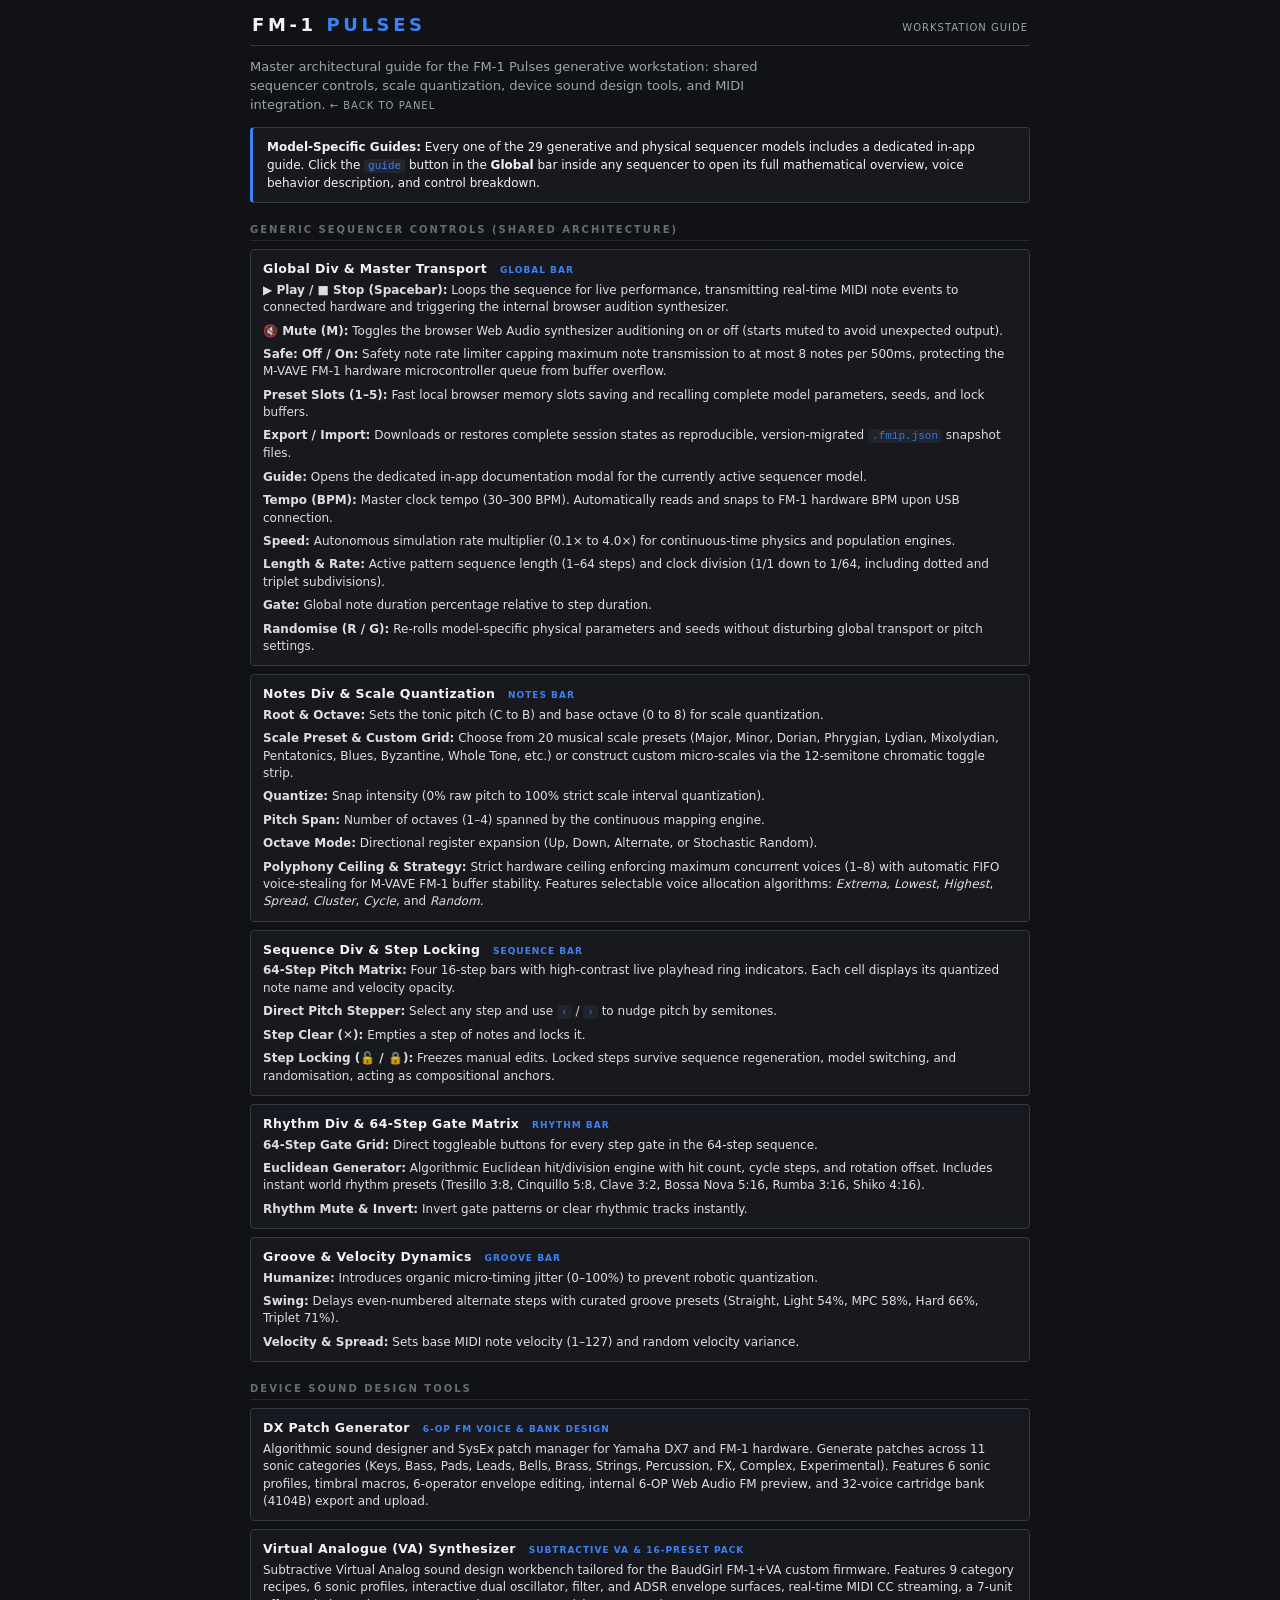
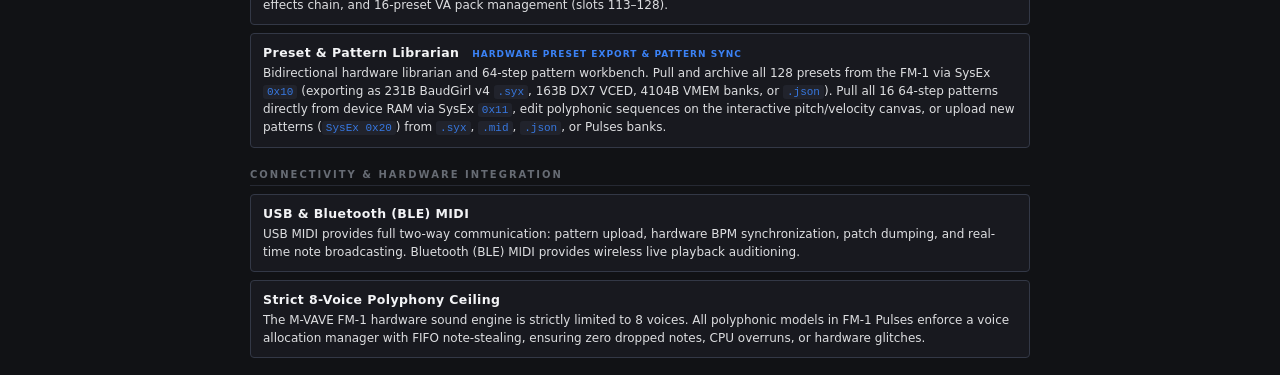
<file: guide.html>
<!doctype html>
<html lang="en" data-theme="purple">
<head>
<meta charset="utf-8">
<meta name="viewport" content="width=device-width, initial-scale=1">
<meta name="theme-color" content="#12101a">
<title>FM-1 Pulses — Architecture &amp; Generic Controls Guide</title>
<link rel="icon" href="data:,">
<link rel="stylesheet" href="css/style.css?v=1">
<link rel="stylesheet" href="css/rack.css?v=1">
<style>
  body { padding: 12px; }
  .wrap { max-width: 780px; margin: 0 auto; }
  .top {
    display: flex; align-items: baseline; gap: 10px; padding: 0 2px 8px;
    border-bottom: 1px solid var(--line); margin-bottom: 12px;
  }
  .top h1 { font-size: 18px; margin: 0; letter-spacing: 3.6px; font-weight: 700; color: var(--fg); }
  .top h1 b { color: var(--accent); }
  .top .sub { font-size: 10px; letter-spacing: 1px; text-transform: uppercase; color: var(--dim); margin-left: auto; }
  .intro { color: var(--dim); max-width: 66ch; margin: 0 0 10px; font-size: 13px; line-height: 1.45; }
  h2 { font-size: 10px; letter-spacing: 2px; text-transform: uppercase; color: var(--dim); font-weight: 700; margin: 20px 0 8px; border-bottom: 1px solid var(--line); padding-bottom: 3px; }
  .param {
    border-radius: 4px; background-color: var(--panel);
    border: 1px solid var(--line);
    padding: 10px 12px; margin: 8px 0;
  }
  .param h3 { margin: 0 0 4px; font-size: 12.5px; letter-spacing: .4px; color: var(--fg); }
  .param h3 .kind { color: var(--accent); font-weight: 700; font-size: 9px; letter-spacing: 1px; text-transform: uppercase; margin-left: 8px; }
  .param p { margin: 0 0 6px; font-size: 12px; color: var(--fg); opacity: .9; line-height: 1.45; }
  .param p:last-child { margin-bottom: 0; }
  .note {
    border-radius: 4px; border: 1px solid var(--line);
    border-left: 3px solid var(--accent);
    padding: 10px 14px; margin: 12px 0; font-size: 12px; background-color: var(--panel);
    line-height: 1.5;
  }
  .note p { margin: 0 0 4px; }
  .note p:last-child { margin-bottom: 0; }
  code { color: var(--accent); background: var(--panel2); padding: 1px 4px; border-radius: 3px; font-size: 11px; }
  a.back { color: var(--dim); text-decoration: none; font-size: 10px; letter-spacing: 1px; text-transform: uppercase; }
  a.back:hover { color: var(--accent); }
</style>
</head>
<body>
<div class="wrap">

  <div class="top">
    <h1>FM-1 <b>PULSES</b></h1>
    <span class="sub">workstation guide</span>
  </div>
  <p class="intro">Master architectural guide for the FM-1 Pulses generative workstation: shared sequencer controls, scale quantization, device sound design tools, and MIDI integration. <a class="back" href="index.html">← back to panel</a></p>

  <div class="note">
    <p><b>Model-Specific Guides:</b> Every one of the 29 generative and physical sequencer models includes a dedicated in-app guide. Click the <code>guide</code> button in the <b>Global</b> bar inside any sequencer to open its full mathematical overview, voice behavior description, and control breakdown.</p>
  </div>

  <h2>Generic Sequencer Controls (Shared Architecture)</h2>

  <div class="param">
    <h3>Global Div &amp; Master Transport <span class="kind">Global Bar</span></h3>
    <p><b>▶ Play / ■ Stop (Spacebar):</b> Loops the sequence for live performance, transmitting real-time MIDI note events to connected hardware and triggering the internal browser audition synthesizer.</p>
    <p><b>🔇 Mute (M):</b> Toggles the browser Web Audio synthesizer auditioning on or off (starts muted to avoid unexpected output).</p>
    <p><b>Safe: Off / On:</b> Safety note rate limiter capping maximum note transmission to at most 8 notes per 500ms, protecting the M-VAVE FM-1 hardware microcontroller queue from buffer overflow.</p>
    <p><b>Preset Slots (1–5):</b> Fast local browser memory slots saving and recalling complete model parameters, seeds, and lock buffers.</p>
    <p><b>Export / Import:</b> Downloads or restores complete session states as reproducible, version-migrated <code>.fm1p.json</code> snapshot files.</p>
    <p><b>Guide:</b> Opens the dedicated in-app documentation modal for the currently active sequencer model.</p>
    <p><b>Tempo (BPM):</b> Master clock tempo (30–300 BPM). Automatically reads and snaps to FM-1 hardware BPM upon USB connection.</p>
    <p><b>Speed:</b> Autonomous simulation rate multiplier (0.1× to 4.0×) for continuous-time physics and population engines.</p>
    <p><b>Length &amp; Rate:</b> Active pattern sequence length (1–64 steps) and clock division (1/1 down to 1/64, including dotted and triplet subdivisions).</p>
    <p><b>Gate:</b> Global note duration percentage relative to step duration.</p>
    <p><b>Randomise (R / G):</b> Re-rolls model-specific physical parameters and seeds without disturbing global transport or pitch settings.</p>
  </div>

  <div class="param">
    <h3>Notes Div &amp; Scale Quantization <span class="kind">Notes Bar</span></h3>
    <p><b>Root &amp; Octave:</b> Sets the tonic pitch (C to B) and base octave (0 to 8) for scale quantization.</p>
    <p><b>Scale Preset &amp; Custom Grid:</b> Choose from 20 musical scale presets (Major, Minor, Dorian, Phrygian, Lydian, Mixolydian, Pentatonics, Blues, Byzantine, Whole Tone, etc.) or construct custom micro-scales via the 12-semitone chromatic toggle strip.</p>
    <p><b>Quantize:</b> Snap intensity (0% raw pitch to 100% strict scale interval quantization).</p>
    <p><b>Pitch Span:</b> Number of octaves (1–4) spanned by the continuous mapping engine.</p>
    <p><b>Octave Mode:</b> Directional register expansion (Up, Down, Alternate, or Stochastic Random).</p>
    <p><b>Polyphony Ceiling &amp; Strategy:</b> Strict hardware ceiling enforcing maximum concurrent voices (1–8) with automatic FIFO voice-stealing for M-VAVE FM-1 buffer stability. Features selectable voice allocation algorithms: <i>Extrema</i>, <i>Lowest</i>, <i>Highest</i>, <i>Spread</i>, <i>Cluster</i>, <i>Cycle</i>, and <i>Random</i>.</p>
  </div>

  <div class="param">
    <h3>Sequence Div &amp; Step Locking <span class="kind">Sequence Bar</span></h3>
    <p><b>64-Step Pitch Matrix:</b> Four 16-step bars with high-contrast live playhead ring indicators. Each cell displays its quantized note name and velocity opacity.</p>
    <p><b>Direct Pitch Stepper:</b> Select any step and use <code>‹</code> / <code>›</code> to nudge pitch by semitones.</p>
    <p><b>Step Clear (✕):</b> Empties a step of notes and locks it.</p>
    <p><b>Step Locking (🔓 / 🔒):</b> Freezes manual edits. Locked steps survive sequence regeneration, model switching, and randomisation, acting as compositional anchors.</p>
  </div>

  <div class="param">
    <h3>Rhythm Div &amp; 64-Step Gate Matrix <span class="kind">Rhythm Bar</span></h3>
    <p><b>64-Step Gate Grid:</b> Direct toggleable buttons for every step gate in the 64-step sequence.</p>
    <p><b>Euclidean Generator:</b> Algorithmic Euclidean hit/division engine with hit count, cycle steps, and rotation offset. Includes instant world rhythm presets (Tresillo 3:8, Cinquillo 5:8, Clave 3:2, Bossa Nova 5:16, Rumba 3:16, Shiko 4:16).</p>
    <p><b>Rhythm Mute &amp; Invert:</b> Invert gate patterns or clear rhythmic tracks instantly.</p>
  </div>

  <div class="param">
    <h3>Groove &amp; Velocity Dynamics <span class="kind">Groove Bar</span></h3>
    <p><b>Humanize:</b> Introduces organic micro-timing jitter (0–100%) to prevent robotic quantization.</p>
    <p><b>Swing:</b> Delays even-numbered alternate steps with curated groove presets (Straight, Light 54%, MPC 58%, Hard 66%, Triplet 71%).</p>
    <p><b>Velocity &amp; Spread:</b> Sets base MIDI note velocity (1–127) and random velocity variance.</p>
  </div>

  <h2>Device Sound Design Tools</h2>

  <div class="param">
    <h3>DX Patch Generator <span class="kind">6-OP FM Voice &amp; Bank Design</span></h3>
    <p>Algorithmic sound designer and SysEx patch manager for Yamaha DX7 and FM-1 hardware. Generate patches across 11 sonic categories (Keys, Bass, Pads, Leads, Bells, Brass, Strings, Percussion, FX, Complex, Experimental). Features 6 sonic profiles, timbral macros, 6-operator envelope editing, internal 6-OP Web Audio FM preview, and 32-voice cartridge bank (4104B) export and upload.</p>
  </div>

  <div class="param">
    <h3>Virtual Analogue (VA) Synthesizer <span class="kind">Subtractive VA &amp; 16-Preset Pack</span></h3>
    <p>Subtractive Virtual Analog sound design workbench tailored for the BaudGirl FM-1+VA custom firmware. Features 9 category recipes, 6 sonic profiles, interactive dual oscillator, filter, and ADSR envelope surfaces, real-time MIDI CC streaming, a 7-unit effects chain, and 16-preset VA pack management (slots 113–128).</p>
  </div>

  <div class="param">
    <h3>Preset &amp; Pattern Librarian <span class="kind">Hardware Preset Export &amp; Pattern Sync</span></h3>
    <p>Bidirectional hardware librarian and 64-step pattern workbench. Pull and archive all 128 presets from the FM-1 via SysEx <code>0x10</code> (exporting as 231B BaudGirl v4 <code>.syx</code>, 163B DX7 VCED, 4104B VMEM banks, or <code>.json</code>). Pull all 16 64-step patterns directly from device RAM via SysEx <code>0x11</code>, edit polyphonic sequences on the interactive pitch/velocity canvas, or upload new patterns (<code>SysEx 0x20</code>) from <code>.syx</code>, <code>.mid</code>, <code>.json</code>, or Pulses banks.</p>
  </div>

  <h2>Connectivity &amp; Hardware Integration</h2>

  <div class="param">
    <h3>USB &amp; Bluetooth (BLE) MIDI</h3>
    <p>USB MIDI provides full two-way communication: pattern upload, hardware BPM synchronization, patch dumping, and real-time note broadcasting. Bluetooth (BLE) MIDI provides wireless live playback auditioning.</p>
  </div>

  <div class="param">
    <h3>Strict 8-Voice Polyphony Ceiling</h3>
    <p>The M-VAVE FM-1 hardware sound engine is strictly limited to 8 voices. All polyphonic models in FM-1 Pulses enforce a voice allocation manager with FIFO note-stealing, ensuring zero dropped notes, CPU overruns, or hardware glitches.</p>
  </div>

</div>
</body>
</html>
</file>
<file: css/style.css>
/* FM-1 Pulses — themes are the FM-1's OWN seven, decoded from its firmware
   (`BGTHEME` table, baudgirl_092_app.bin @ 0x8ecbc: each entry = 12-byte name
   + 4 RGB565 colours = accent, tint, dark bg, mid). */

:root, [data-theme="dark"] {
  --bg: #111215;
  --panel: #18191f;
  --panel2: #22252e;
  --line: #333846;
  --line-focus: #4b5264;
  --fg: #f3f4f6;
  --dim: #9ca3af;
  --accent: #3b82f6;
  --accent2: #60a5fa;
  --ok: #22c55e;
  --err: #ef4444;
}

[data-theme="light"] {
  --bg: #f3f4f6;
  --panel: #ffffff;
  --panel2: #e5e7eb;
  --line: #d1d5db;
  --line-focus: #9ca3af;
  --fg: #111827;
  --dim: #4b5563;
  --accent: #2563eb;
  --accent2: #1d4ed8;
  --ok: #16a34a;
  --err: #dc2626;
}

* { box-sizing: border-box; }
html, body { margin: 0; }
body {
  background: var(--bg); color: var(--fg);
  font: 14px/1.5 ui-monospace, SFMono-Regular, Menlo, Consolas, monospace;
  display: flex; flex-direction: column; min-height: 100vh;
  transition: background .25s, color .25s;
}

header {
  display: flex; align-items: center; justify-content: space-between; gap: 12px;
  padding: 10px 16px; border-bottom: 1px solid var(--line); background: var(--panel);
  position: sticky; top: 0; z-index: 5; flex-wrap: wrap;
}
h1 { font-size: 15px; margin: 0; font-weight: 600; letter-spacing: .5px; }
h1 span { color: var(--accent); }
h1 small { color: var(--dim); font-weight: 400; margin-left: 8px; font-size: 11px; }
.midi { display: flex; align-items: center; gap: 10px; flex-wrap: wrap; }
.status { font-size: 12px; color: var(--dim); }
.status.ok { color: var(--ok); }
.status.err { color: var(--err); }

main { flex: 1; padding: 14px 16px 120px; max-width: 1180px; width: 100%; margin: 0 auto; }

h2 {
  font-size: 11px; text-transform: uppercase; letter-spacing: 1.2px;
  color: var(--fg); opacity: .62; margin: 16px 0 8px; font-weight: 600;
}
h2 small { text-transform: none; letter-spacing: 0; color: var(--dim); font-weight: 400; }

.grid { display: grid; grid-template-columns: repeat(auto-fill, minmax(330px, 1fr)); gap: 6px 20px; }
.ctl { display: grid; grid-template-columns: 82px 1fr 58px 42px; align-items: center; gap: 8px; padding: 3px 0; }
.ctl > span { color: var(--fg); opacity: .62; font-size: 12px; }
.ctl > .span2 { grid-column: 2 / -1; }
.ctl > b { text-align: left; color: var(--accent); font-weight: 500; font-size: 11px; font-variant-numeric: tabular-nums; white-space: nowrap; }

input[type=range] { -webkit-appearance: none; appearance: none; width: 100%; height: 18px; background: none; }
input[type=range]::-webkit-slider-runnable-track { height: 4px; background: var(--line); border-radius: 2px; }
input[type=range]::-moz-range-track { height: 4px; background: var(--line); border-radius: 2px; }
input[type=range]::-webkit-slider-thumb {
  -webkit-appearance: none; width: 14px; height: 14px; margin-top: -5px; border-radius: 50%;
  background: var(--accent); border: 0; cursor: pointer;
}
input[type=range]::-moz-range-thumb { width: 14px; height: 14px; border-radius: 50%; background: var(--accent); border: 0; cursor: pointer; }

select, button {
  font: inherit; color: var(--fg); background: var(--panel2);
  border: 1px solid var(--line); border-radius: 6px; padding: 5px 9px; cursor: pointer;
}
input[type=number] {
  font: inherit; color: var(--fg); background: var(--panel2); border: 1px solid var(--line);
  border-radius: 6px; padding: 4px 6px; width: 100%; text-align: right;
  font-variant-numeric: tabular-nums;
}
input[type=number]:focus { outline: none; border-color: var(--accent); }
input[type=checkbox].chk { width: 18px; height: 18px; accent-color: var(--accent); justify-self: start; margin: 0; cursor: pointer; }
select { width: 100%; }
button:hover { border-color: var(--accent); }
button:focus-visible, select:focus-visible, input:focus-visible { outline: 2px solid var(--accent); outline-offset: 2px; }
button.primary { background: var(--accent); color: var(--bg); border-color: var(--accent); font-weight: 600; }
button.primary:hover { opacity: 0.92; }
button.playing { background: var(--err); color: var(--bg); border-color: var(--err); font-weight: 600; }
button.danger { color: var(--err); }
button.danger:hover { border-color: var(--err); }

/* ---- bank strip: 16 slots, each a mini 8x8 step map ---- */
.banksec { margin-top: 12px; }
.bank { display: grid; grid-template-columns: repeat(16, 1fr); gap: 6px; }
.bankcell {
  display: flex; flex-direction: column; align-items: center; gap: 4px;
  padding: 6px 4px; background: var(--panel); border: 1px solid var(--line);
  border-radius: 8px; cursor: pointer; font: inherit;
}
.bankcell:hover { border-color: var(--dim); }
.bankcell.sel { border-color: var(--accent); outline: 2px solid var(--accent); outline-offset: 1px; }
.bankcell .bn { font-size: 10px; color: var(--dim); }
.bankcell.sel .bn { color: var(--accent); font-weight: 600; }
.bankcell .mini { display: grid; grid-template-columns: repeat(8, 1fr); gap: 1px; width: 100%; }
.bankcell .mini i { aspect-ratio: 1 / 1; border-radius: 50%; background: var(--line); opacity: .55; }
.bankcell .mini i.on { background: var(--accent); opacity: 1; }
/* loop steps are HIGHLIGHTED, not darkened: rests lift out of the dim, notes keep full accent */
.bankcell .mini i.loop { background: color-mix(in srgb, var(--accent) 35%, transparent); opacity: 1; }
.bankcell .mini i.loop.on { background: var(--accent); }
.bankcell .mini i.loopstart { background: color-mix(in srgb, var(--accent) 60%, transparent); opacity: 1; }
.bankcell .mini i.loopstart.on { background: var(--accent); }
.bankcell .bc { font-size: 9px; color: var(--dim); }

/* ---- phrase step grid: each step is a circle, like the FM-1's LEDs ---- */
.buffer { margin-top: 8px; }
.steps {
  display: grid; grid-template-columns: repeat(16, 1fr); gap: 8px;
  background: var(--panel); border: 1px solid var(--line); border-radius: 12px; padding: 14px;
}
.cell {
  aspect-ratio: 1 / 1; border-radius: 28%; display: flex; align-items: center; justify-content: center;
  font-size: 10px; background: var(--panel2); color: var(--fg);
  border: 1px solid var(--line); user-select: none;
  transition: opacity .1s ease, background-color .1s ease;
}
.cell.on {
  background: var(--accent); color: #ffffff; border-color: var(--accent); font-weight: 700;
  opacity: var(--vel-alpha, 1);
}
.cell.off { opacity: .45; }
.cell.now { outline: 2px solid var(--fg); outline-offset: 1px; opacity: 1 !important; }
.cell.locked { border-color: var(--fg); border-style: dashed; }
.cell.edit { outline: 2px solid var(--accent); outline-offset: 1px; opacity: 1 !important; }

/* step editor bar */
.editor {
  display: flex; align-items: center; gap: 8px; flex-wrap: wrap;
  margin-top: 8px; padding: 8px 10px; background: var(--panel);
  border: 1px solid var(--line); border-radius: 10px; font-size: 12px;
}
.editor .elab { color: var(--fg); opacity: .62; }
.editor .elab b { color: var(--accent); }
.editor .enote { color: var(--accent); font-weight: 600; min-width: 52px; }
.editor button { padding: 4px 9px; }
.editor .elock.on { border-color: var(--accent2); color: var(--accent2); }
.editor .lockcount { color: var(--dim); margin-left: auto; }

footer {
  display: flex; justify-content: space-between; gap: 12px; flex-wrap: wrap;
  padding: 12px 16px; border-top: 1px solid var(--line); background: var(--panel);
  position: sticky; bottom: 0;
}
.group { display: flex; align-items: center; gap: 8px; flex-wrap: wrap; }
.slotpick, .themepick { color: var(--dim); font-size: 12px; display: flex; align-items: center; gap: 6px; }
.slotpick select { width: auto; }

/* theme menu — one round swatch per FM-1 theme */
.theme-menu { display: flex; gap: 6px; align-items: center; }
.swatch {
  width: 22px; height: 22px; padding: 0; border-radius: 50%;
  border: 2px solid var(--line); cursor: pointer;
}
.swatch:hover { border-color: var(--dim); }
.swatch:focus-visible { outline: 2px solid var(--accent); outline-offset: 2px; }
.swatch.active { border-color: var(--fg); outline: 2px solid var(--fg); outline-offset: 2px; }

.hint { color: var(--fg); opacity: .6; font-size: 11px; }
a.guide { color: var(--dim); text-decoration: none; font-size: 12px; }
a.guide:hover { color: var(--accent); }

@media (max-width: 640px) {
  .ctl { grid-template-columns: 74px 1fr 54px 38px; gap: 6px; }
  .steps { grid-template-columns: repeat(8, 1fr); }
  .bank { grid-template-columns: repeat(8, 1fr); }
}

@media (prefers-reduced-motion: reduce) {
  *, *::before, *::after {
    animation-duration: 0.001ms !important;
    animation-iteration-count: 1 !important;
    transition-duration: 0.001ms !important;
  }
}
</file>
<file: css/rack.css>
/* rack.css — one enclosure, knobs on top, pattern display below (portrait) or beside
   it (landscape). Panel is monochrome; the theme accent is reserved for live state.
   Reuses the FM-1 theme variables from style.css. */

:root {
  --font-system: system-ui, -apple-system, BlinkMacSystemFont, "Segoe UI", Roboto, Helvetica, Arial, sans-serif;
  --font-mono: ui-monospace, SFMono-Regular, Menlo, Monaco, Consolas, "Liberation Mono", "Courier New", monospace;
}

body {
  padding: 12px;
  font-family: var(--font-system);
  line-height: 1.4;
  -webkit-font-smoothing: antialiased;
  -moz-osx-font-smoothing: grayscale;
}

:focus-visible {
  outline: 2px solid var(--accent);
  outline-offset: 2px;
}

@media (prefers-reduced-motion: reduce) {
  *, *::before, *::after {
    animation-duration: 0.001ms !important;
    animation-iteration-count: 1 !important;
    transition-duration: 0.001ms !important;
    transform: none !important;
  }
}

/* ---- panel grid: everything sits on the same 6-rail column ---- */
.rack {
  display: grid;
  grid-template-columns: repeat(6, minmax(0, 1fr));
  gap: 7px;
  align-items: start;
}
/* Sections draw their box with an inset shadow, NOT a border/padding: a real
   border would consume width, and a 2-rail box and a 6-rail box then produce
   different cell widths so the rails would not line up. Shadows cost no layout. */
.sect {
  border-radius: 6px;
  background-color: var(--panel2);
  border: 1px solid var(--line);
  padding: 8px 10px;
  min-width: 0;
  display: flex;
  flex-direction: column;
}
.sect > h3 {
  margin: 0 0 8px 0;
  padding: 0 0 4px 0;
  font-size: 10px;
  letter-spacing: 1.2px;
  text-transform: uppercase;
  color: var(--fg);
  font-weight: 700;
  border-bottom: 1px solid var(--line);
  line-height: 1.2;
}
/* the internal gap MUST equal the panel gap, or the rails drift */
.sgrid {
  flex: 1 1 auto;
  min-width: 0;
  display: grid;
  gap: 5px 6px;
  align-items: center;
}
.sgrid hr {
  grid-column: 1 / -1;
  border: 0;
  border-top: 1px solid var(--line);
  margin: 2px 0;
  width: 100%;
}

/* controls scale with the rail so 6 columns fit a phone too */
.rack *, .rack *::before, .rack *::after { box-sizing: border-box; }
.sgrid > * { max-width: 100%; min-width: 0; }
.knob { min-width: 0; }
.knob svg { width: 100%; height: auto; }
.knob.k-lg svg { max-width: 60px; }
.knob.k-md svg { max-width: 52px; }
.knob.k-sm svg { max-width: 44px; }
.k-lab { max-width: 100%; }
/* a rotary switch shows a name, not a number, and names are longer */
.k-smallval .k-val { font-size: 9.5px; font-weight: 700; letter-spacing: .2px; }
/* Every control must fit ONE rail. */
.sel { width: calc(100% - 8px); min-width: 0; margin-inline: auto; }
.sw { width: calc(100% - 8px); margin: 0 auto; }
.sw-body { max-width: 100%; width: 100%; }
.sw-arrow { flex: 0 0 auto; padding: 5px 2px 6px; }
.toggle {
  width: calc(100% - 8px); margin-inline: auto;
  font-size: 9.5px; letter-spacing: .4px; padding: 6px 7px;
  white-space: nowrap; overflow: hidden; text-overflow: ellipsis;
}
.sw-val {
  flex: 1 1 auto; min-width: 0;
  height: 23px; line-height: 1.1;
  display: flex; align-items: center; justify-content: center;
  font-size: 9.5px; color: var(--fg); padding: 5px 1px 6px;
  text-align: center; word-break: break-word; overflow: hidden;
  font-variant-numeric: tabular-nums;
}

.layout { display: block; }
.module { display: flex; flex-direction: column; }

/* ---- clean accessible enclosure ---- */
.case {
  width: 100%;
  max-width: 470px;
  margin: 0 auto;
  background-color: var(--panel);
  border: 1px solid var(--line);
  border-radius: 8px;
  padding: 12px;
}

.brand {
  display: flex; align-items: center; justify-content: space-between; gap: 10px;
  padding: 0 2px 6px; border-bottom: 1px solid var(--line);
  flex-wrap: wrap;
}
.brand-left {
  display: flex; align-items: center; gap: 8px; flex-wrap: wrap; min-width: 0;
}
.brand-right {
  display: flex; align-items: center; gap: 12px; margin-left: auto; flex-wrap: wrap;
}
/* the title is the product name: it should be the loudest thing in the header */
.brand h1 {
  font-size: 18px; margin: 0; letter-spacing: 1.2px; font-weight: 700;
  color: var(--fg); line-height: 1; white-space: nowrap;
}
.brand h1 b { color: var(--accent); }

.nav-back-btn {
  display: inline-flex; align-items: center; gap: 4px;
  background: var(--panel2); color: var(--fg);
  border: 1px solid var(--line); border-radius: 4px;
  font-family: inherit; font-size: 9.5px; font-weight: 700;
  letter-spacing: 0.8px; text-transform: uppercase;
  padding: 4px 8px; cursor: pointer; line-height: 1.2;
  transition: all .15s ease;
}
.nav-back-btn:hover {
  background: var(--line); border-color: var(--accent);
  color: var(--accent);
}
.nav-back-btn:focus-visible {
  outline: 2px solid var(--accent); outline-offset: 1px;
}

.brand-mode-tag {
  display: inline-block; font-size: 9px; font-weight: 700;
  letter-spacing: 0.8px; text-transform: uppercase;
  color: var(--accent); background: color-mix(in srgb, var(--accent) 15%, transparent);
  border: 1px solid color-mix(in srgb, var(--accent) 45%, transparent);
  border-radius: 3px; padding: 2px 6px; line-height: 1;
}

/* MIDI status is a small readout, not a form control */
.brand .dev {
  display: flex; align-items: center; gap: 5px; min-width: 0;
  font-size: 10px; letter-spacing: .6px; color: var(--dim);
}
.brand .dev #devname { overflow: hidden; text-overflow: ellipsis; white-space: nowrap; max-width: 42vw; }
.brand .led { width: 7px; height: 7px; border-radius: 50%; background: var(--line); flex: 0 0 auto; }
.brand .led.ok { background: var(--accent); }

.statusrow { display: flex; justify-content: space-between; align-items: baseline; gap: 8px; padding: 3px 2px 6px; }
.statusrow .glink { flex: 0 0 auto; font-size: 9.5px; letter-spacing: 0.5px; text-transform: uppercase; color: var(--dim); text-decoration: none; }
.statusrow .glink:hover { color: var(--accent); }
.statusrow .glink.glink-model { font-weight: 700; color: var(--accent); }
/* the status text fills the leftover width and ellipsizes, so the links on the
   left never move when the message length changes */
.statusrow .status { flex: 1 1 auto; min-width: 0; text-align: right; font-size: 9.5px; letter-spacing: 0.3px; color: var(--dim); overflow: hidden; text-overflow: ellipsis; white-space: nowrap; }
.statusrow .status.ok { color: var(--fg); }
.statusrow .status.err { color: var(--err); }

/* ---- Landing Interface (Model Selection) ---- */
.view-landing {
  padding: 10px 2px 6px;
  animation: landingFadeIn .22s ease-out;
}
@keyframes landingFadeIn {
  from { opacity: 0; transform: translateY(4px); }
  to { opacity: 1; transform: translateY(0); }
}

.landing-hero {
  padding: 6px 4px 12px;
  border-bottom: 1px solid var(--line);
  margin-bottom: 12px;
}
.landing-kicker {
  display: inline-flex; align-items: center; gap: 6px;
  font-size: 9.5px; font-weight: 700; letter-spacing: 1px;
  text-transform: uppercase; color: var(--accent);
  margin-bottom: 4px;
}
.landing-kicker::before {
  content: ""; width: 6px; height: 6px; border-radius: 50%;
  background: var(--accent);
}
.landing-hero-header {
  display: flex;
  align-items: flex-end;
  justify-content: space-between;
  flex-wrap: wrap;
  gap: 12px;
  margin-bottom: 6px;
}
.landing-hero-header .landing-title {
  margin: 0;
}
.landing-hero-actions {
  display: flex;
  align-items: center;
  gap: 8px;
}
.landing-load-btn {
  display: inline-flex;
  align-items: center;
  gap: 7px;
  padding: 8px 18px;
  font-family: inherit;
  font-size: 11px;
  font-weight: 700;
  letter-spacing: 1.2px;
  text-transform: uppercase;
  color: var(--fg);
  background: var(--panel2);
  border: 1px solid var(--line-focus);
  border-radius: 4px;
  cursor: pointer;
  transition: all .15s ease;
  user-select: none;
}
.landing-load-btn:hover {
  background: var(--panel);
  border-color: var(--accent);
  color: var(--accent);
  transform: translateY(-1px);
}
.landing-load-btn:active {
  transform: translateY(0);
}
.landing-load-btn .load-icon {
  font-size: 13px;
  line-height: 1;
}
.landing-load-link {
  cursor: pointer;
}
.view-landing.drag-hover {
  outline: 2px dashed var(--accent);
  outline-offset: -4px;
}
.landing-title {
  font-size: 20px; font-weight: 700; letter-spacing: 1px;
  text-transform: uppercase; margin: 0 0 6px; color: var(--fg);
  line-height: 1.15;
}
.landing-subtitle {
  font-size: 11px; line-height: 1.5; color: var(--dim);
  margin: 0; max-width: 680px; letter-spacing: .2px;
}

.models-filter-bar {
  display: flex;
  align-items: center;
  flex-wrap: wrap;
  gap: 8px;
  margin: 14px 0 14px;
  padding: 8px 12px;
  background: var(--panel);
  border: 1px solid var(--line);
  border-radius: 6px;
}

.models-filter-label {
  font-size: 10px;
  font-weight: 700;
  letter-spacing: 1px;
  text-transform: uppercase;
  color: var(--dim);
  margin-right: 4px;
  user-select: none;
}

.models-filter-tags {
  display: flex;
  flex-wrap: wrap;
  gap: 6px;
  align-items: center;
  flex: 1 1 auto;
}

.model-filter-btn {
  background: var(--panel2);
  color: var(--dim);
  border: 1px solid var(--line);
  border-radius: 4px;
  padding: 4px 9px;
  font-family: inherit;
  font-size: 10px;
  font-weight: 600;
  letter-spacing: 0.3px;
  cursor: pointer;
  outline: none;
  transition: background 0.15s, color 0.15s, border-color 0.15s;
  user-select: none;
}

.model-filter-btn:hover {
  color: var(--fg);
  border-color: var(--line-focus);
}

.model-filter-btn.is-active {
  background: var(--accent);
  color: #ffffff;
  border-color: var(--accent);
}

.model-filter-btn:focus-visible {
  outline: 2px solid var(--fg);
  outline-offset: 1px;
}

.model-filter-clear-btn {
  background: transparent;
  color: var(--dim);
  border: 1px solid var(--line);
  border-radius: 4px;
  padding: 4px 8px;
  font-family: inherit;
  font-size: 9px;
  font-weight: 700;
  letter-spacing: 0.6px;
  text-transform: uppercase;
  cursor: pointer;
  outline: none;
  transition: color 0.15s, border-color 0.15s;
}

.model-filter-clear-btn:hover {
  color: var(--err);
  border-color: var(--err);
}

.models-filter-count {
  font-size: 10px;
  font-family: monospace;
  color: var(--dim);
  margin-left: auto;
  white-space: nowrap;
}

.models-empty-state {
  grid-column: 1 / -1;
  padding: 32px 16px;
  text-align: center;
  color: var(--dim);
  font-size: 12px;
  background: var(--panel);
  border: 1px dashed var(--line);
  border-radius: 6px;
}

.models-grid {
  display: grid;
  grid-template-columns: repeat(auto-fill, minmax(280px, 1fr));
  gap: 11px;
  margin-bottom: 12px;
}

.model-card {
  background: var(--panel2);
  border: 1px solid var(--line);
  border-radius: 6px;
  padding: 12px;
  display: flex; flex-direction: column; justify-content: space-between;
  position: relative; overflow: hidden;
  transition: border-color .18s, transform .18s;
}

.model-card.is-active {
  border-color: color-mix(in srgb, var(--accent) 55%, var(--line));
  cursor: pointer;
}
.model-card.is-active::before {
  content: ""; position: absolute; top: 0; left: 0; right: 0;
  height: 3px; background: var(--accent);
}
.model-card.is-active:hover {
  transform: translateY(-2px);
  border-color: var(--accent);
}

.model-card.is-wip {
  opacity: .75;
  border: 1px dashed var(--line);
}
.model-card.is-wip:hover {
  opacity: .95;
  border-color: var(--dim);
}

.model-card-top {
  display: flex; align-items: flex-start; gap: 10px;
  margin-bottom: 8px;
}
.model-icon-wrap {
  flex: 0 0 34px; width: 34px; height: 34px;
  border-radius: 4px; background: var(--panel);
  border: 1px solid var(--line);
  display: flex; align-items: center; justify-content: center;
  color: var(--accent);
}
.model-card.is-wip .model-icon-wrap {
  color: var(--dim);
}

.model-header-text {
  flex: 1 1 auto; min-width: 0;
}
.model-title-row {
  display: flex; align-items: center; justify-content: space-between; gap: 6px;
}
.model-title {
  margin: 0; font-size: 14px; font-weight: 700; letter-spacing: 0.8px;
  text-transform: uppercase; color: var(--fg);
}
.model-kicker {
  font-size: 9.5px; font-weight: 600; letter-spacing: .3px;
  color: var(--accent); margin-top: 1px;
}
.model-card.is-wip .model-kicker {
  color: var(--dim);
}

.model-badge {
  font-size: 9px; font-weight: 700; letter-spacing: 0.5px;
  text-transform: uppercase; border-radius: 3px; padding: 2px 6px;
  white-space: nowrap; line-height: 1;
}
.badge-active {
  color: var(--ok); background: color-mix(in srgb, var(--ok) 15%, transparent);
  border: 1px solid color-mix(in srgb, var(--ok) 40%, transparent);
}
.badge-wip {
  color: var(--dim); background: var(--panel);
  border: 1px solid var(--line);
}

.model-desc {
  font-size: 11.5px; line-height: 1.45; color: var(--fg); opacity: .88;
  margin: 6px 0 8px; letter-spacing: .1px;
}
.model-tags {
  display: flex; flex-wrap: wrap; gap: 4px; margin-top: 6px;
}
.model-tag {
  font-size: 9px; font-weight: 600; letter-spacing: .2px;
  background: var(--panel); color: var(--dim);
  border: 1px solid var(--line); border-radius: 3px; padding: 2px 6px;
}
.model-card.is-active .model-tag {
  color: var(--fg); opacity: .85;
}

.model-card-footer {
  margin-top: 12px;
}
.model-launch-btn {
  width: 100%; padding: 8px 10px; font-family: inherit; font-size: 10.5px;
  font-weight: 700; letter-spacing: 0.8px; text-transform: uppercase;
  border-radius: 4px; cursor: pointer; display: flex; align-items: center;
  justify-content: center; gap: 6px; outline: none; transition: all .15s ease;
}
.model-launch-btn.primary {
  background: var(--accent); color: #ffffff; border: 1px solid var(--accent);
}
.model-launch-btn.primary:hover {
  background: var(--accent2);
  border-color: var(--accent2);
}
.model-launch-btn.primary:focus-visible {
  outline: 2px solid var(--fg); outline-offset: 2px;
}
.model-launch-btn.disabled {
  background: var(--panel); color: var(--dim); border: 1px solid var(--line);
  cursor: not-allowed; opacity: .7;
}

.landing-footer {
  display: flex; align-items: center; justify-content: space-between;
  flex-wrap: wrap; gap: 10px; padding: 10px 4px 2px;
  border-top: 1px solid var(--line); margin-top: 6px;
}
.landing-firmware-note {
  font-size: 9px; letter-spacing: .4px; color: var(--dim);
  line-height: 1.35; flex: 1 1 300px;
}
.landing-firmware-note .note-pill {
  font-size: 7.5px; font-weight: 700; letter-spacing: 1px;
  background: var(--line); color: var(--fg); padding: 1px 4px;
  border-radius: 2px; margin-right: 4px;
}
.landing-firmware-note b { color: var(--fg); }
.landing-footer-actions {
  display: flex; align-items: center; gap: 12px;
}
.landing-footer-actions .glink {
  font-size: 9px; letter-spacing: 1px; text-transform: uppercase;
  color: var(--dim); text-decoration: none;
}
.landing-footer-actions .glink:hover { color: var(--accent); }

.view-mene311 {
  width: 100%; min-width: 0;
  display: block;
}

.knob {
  display: flex; flex-direction: column; align-items: center;
  cursor: ns-resize; touch-action: none; user-select: none;
  outline: none; padding: 1px 2px;
}
.knob:focus-visible .k-cap { stroke: var(--accent); stroke-width: 2; }
.knob svg { display: block; }
.k-tick { stroke: var(--dim); stroke-width: 1.3; opacity: .7; }
.k-tick.major { stroke: var(--fg); stroke-width: 2; opacity: .9; }
.k-base { fill: var(--panel2); stroke: var(--line); stroke-width: 1.5; }
.k-cap { fill: var(--panel); stroke: var(--line); stroke-width: 1.5; }
.k-ptr { stroke: var(--fg); stroke-width: 3.2; stroke-linecap: round; }
.knob:focus-visible .k-ptr,
.knob.dragging .k-ptr { stroke: var(--accent); }
.knob.dragging .k-cap { stroke: var(--accent); }
.k-end { fill: var(--dim); font-size: 11px; font-family: inherit; font-weight: 600; }
.k-lab {
  font-size: 9.5px; letter-spacing: 0.5px; text-transform: uppercase; color: var(--dim);
  text-align: center; line-height: 1.2; max-width: 82px; font-weight: 700;
}
.k-val {
  font-size: 11px; color: var(--fg); font-variant-numeric: tabular-nums;
  line-height: 1.2; text-align: center; margin-top: 1px; font-weight: 600;
}

/* ---- encoder switch (replaces native select) ---- */
/* Fixed width on purpose: the value area must not resize with the option name,
   or a long one like 'smoothRandom' shoves the neighbouring knob sideways. */
.sw { display: flex; flex-direction: column; align-items: center; flex: 0 0 auto; }
.sw-lab {
  font-size: 9.5px; letter-spacing: 0.5px; text-transform: uppercase; color: var(--dim);
  font-weight: 700; margin-bottom: 3px; text-align: center;
}
.sw-body {
  display: flex; align-items: stretch; border: 1px solid var(--line); border-radius: 4px;
  background: var(--panel2); overflow: hidden;
  transition: border-color .12s;
}
.sw-body:focus-within { border-color: var(--accent); }
.sw-arrow {
  font: inherit; font-size: 11px; line-height: 1; color: var(--dim); background: none;
  border: 0; padding: 5px 4px 6px; cursor: pointer; user-select: none;
  transition: all 0.12s;
}
.sw-arrow:hover { color: var(--accent); background: var(--line); }
.sw-arrow:active { background: var(--accent); color: #fff; }
.sw-arrow:focus-visible { outline: 2px solid var(--accent); }

/* ---- generic stepper controls (shared across tools & sequencers) ---- */
.stepper,
.dxpatch-stepper {
  display: inline-flex;
  align-items: center;
  border: 1px solid var(--line);
  border-radius: 4px;
  background: var(--panel2);
  overflow: hidden;
  transition: border-color 0.12s;
}

.stepper:focus-within,
.dxpatch-stepper:focus-within {
  border-color: var(--accent);
}

.stepper-btn,
.dxpatch-stepper-btn {
  background: transparent;
  border: none;
  color: var(--dim);
  font: 700 13px/1 var(--font-mono, monospace);
  padding: 3px 6px;
  cursor: pointer;
  user-select: none;
  transition: all 0.12s;
}

.stepper-btn:hover,
.dxpatch-stepper-btn:hover {
  background: var(--line);
  color: var(--accent);
}

.stepper-btn:active,
.dxpatch-stepper-btn:active {
  background: var(--accent);
  color: #fff;
}

.stepper-btn:focus-visible,
.dxpatch-stepper-btn:focus-visible {
  outline: 2px solid var(--accent);
  outline-offset: -1px;
}

.stepper input[type="number"],
.stepper .stepper-input,
.dxpatch-stepper input[type="number"],
.dxpatch-stepper .dxpatch-stepper-input,
.dxpatch-stepper .dxpatch-alg-input {
  width: 28px;
  background: transparent;
  border: none;
  border-left: 1px solid var(--line);
  border-right: 1px solid var(--line);
  color: var(--accent);
  font: 700 12px var(--font-mono, monospace);
  text-align: center;
  padding: 2px 0;
  border-radius: 0;
  outline: none;
  box-sizing: border-box;
  -moz-appearance: textfield;
}

.stepper input[type="number"]::-webkit-outer-spin-button,
.stepper input[type="number"]::-webkit-inner-spin-button,
.stepper .stepper-input::-webkit-outer-spin-button,
.stepper .stepper-input::-webkit-inner-spin-button,
.dxpatch-stepper input[type="number"]::-webkit-outer-spin-button,
.dxpatch-stepper input[type="number"]::-webkit-inner-spin-button,
.dxpatch-stepper .dxpatch-stepper-input::-webkit-outer-spin-button,
.dxpatch-stepper .dxpatch-stepper-input::-webkit-inner-spin-button,
.dxpatch-stepper .dxpatch-alg-input::-webkit-outer-spin-button,
.dxpatch-stepper .dxpatch-alg-input::-webkit-inner-spin-button {
  -webkit-appearance: none;
  margin: 0;
}

.stepper input[type="number"]:focus,
.stepper .stepper-input:focus,
.dxpatch-stepper input[type="number"]:focus,
.dxpatch-stepper .dxpatch-stepper-input:focus,
.dxpatch-stepper .dxpatch-alg-input:focus {
  background: rgba(255, 255, 255, 0.05);
}

.stepper-select,
.dxpatch-stepper-select {
  background: transparent;
  border: none;
  border-left: 1px solid var(--line);
  border-right: 1px solid var(--line);
  color: var(--fg);
  font: 600 10px/1.2 var(--font-system, sans-serif);
  padding: 2px 4px;
  outline: none;
  cursor: pointer;
  max-width: 82px;
}

.stepper-select option,
.dxpatch-stepper-select option {
  background: var(--panel);
  color: var(--fg);
}

.stepper-val,
.dxpatch-stepper-val {
  display: inline-flex;
  align-items: center;
  justify-content: center;
  padding: 2px 6px;
  min-width: 64px;
  border-left: 1px solid var(--line);
  border-right: 1px solid var(--line);
  color: var(--accent);
  font: 700 11px/1.2 var(--font-mono, monospace);
  text-align: center;
  user-select: none;
  box-sizing: border-box;
}

.editor-stepper {
  display: inline-flex;
  align-items: center;
  margin-right: 4px;
}

.editor-stepper .enote {
  display: inline-block;
  padding: 2px 8px;
  min-width: 44px;
  text-align: center;
  border-left: 1px solid var(--line);
  border-right: 1px solid var(--line);
  color: var(--accent);
  font: 700 12px var(--font-mono, monospace);
  font-variant-numeric: tabular-nums;
}

.rhythm-stepper {
  display: inline-flex;
  align-items: center;
}

.rhythm-stepper .rhythm-num-input {
  border-top: none;
  border-bottom: none;
  border-radius: 0;
  width: 28px;
  height: 22px;
}

.rhythm-stepper .rhythm-select-sm {
  border-top: none;
  border-bottom: none;
  border-radius: 0;
  height: 22px;
}

kbd {
  display: inline-block;
  font-family: var(--font-mono, monospace);
  font-size: 9px;
  font-weight: 700;
  padding: 1px 4px;
  background: var(--panel2);
  border: 1px solid var(--line);
  border-radius: 3px;
  color: var(--dim);
  line-height: 1.2;
}

/* ---- toggle & button wrapper ---- */
.ctrl-wrap {
  display: flex; flex-direction: column; align-items: center; justify-content: flex-start;
  width: 100%; min-width: 0; padding: 1px 2px;
}
.ctrl-wrap .k-lab { margin-bottom: 3px; }
.toggle {
  font: inherit; font-size: 9.5px; letter-spacing: 0.4px; text-transform: uppercase;
  color: var(--fg); background: var(--panel2); border: 1px solid var(--line);
  border-radius: 4px; padding: 6px 9px; cursor: pointer;
  transition: border-color .12s, background-color .12s, color .12s;
}
.toggle:hover { border-color: var(--dim); }
.toggle:focus-visible { outline: 2px solid var(--accent); outline-offset: 1px; }
.sel { display: flex; flex-direction: column; align-items: center; }
.sel span {
  font-size: 9.5px; letter-spacing: 0.5px; text-transform: uppercase; color: var(--dim);
  font-weight: 700; margin-top: 3px;
}
.sel input {
  font: inherit; font-size: 10px; color: var(--fg); background: var(--panel2);
  border: 1px solid var(--line); border-radius: 4px; padding: 5px 3px;
  width: 100%; text-align: center; font-variant-numeric: tabular-nums;
}
.sel input:focus { outline: none; border-color: var(--accent); }
.toggle.on { color: #ffffff; background: var(--accent); border-color: var(--accent); font-weight: 700; }

/* ---- dropdown select ---- */
.dropdown-wrap {
  display: flex; flex-direction: column; align-items: center; justify-content: flex-start;
  width: 100%; min-width: 0; padding: 1px 2px;
}
.dropdown-wrap .k-lab {
  font-size: 9.5px; letter-spacing: 0.5px; text-transform: uppercase; color: var(--dim);
  text-align: center; line-height: 1.2; font-weight: 700; margin-bottom: 5px;
}
.p-select {
  font: inherit; font-size: 9.5px; font-weight: 700; letter-spacing: .2px;
  color: var(--fg); background-color: var(--panel2); border: 1px solid var(--line);
  border-radius: 4px; padding: 5px 3px; width: calc(100% - 4px); margin: 0 auto;
  cursor: pointer; outline: none; text-align: center; text-align-last: center;
  transition: border-color .12s;
  overflow: hidden; text-overflow: ellipsis; white-space: nowrap;
}
.p-select:hover { border-color: var(--dim); color: var(--fg); }
.p-select:focus-visible { border-color: var(--accent); outline: 2px solid var(--accent); outline-offset: 1px; }
.p-select option { background-color: var(--panel); color: var(--fg); font-size: 11px; padding: 3px 6px; text-align: left; }
.dropdown-wrap.lab-right,
.toggle-wrap.lab-right {
  display: flex; flex-direction: row; align-items: center; justify-content: flex-start;
  width: 100%; min-width: 0; padding: 1px 2px; gap: 6px; height: 24px;
}
.dropdown-wrap.lab-right .p-select,
.toggle-wrap.lab-right .toggle {
  flex: 1 1 auto; min-width: 0; width: auto; max-width: 76px; margin: 0; padding: 4px 3px; font-size: 9px;
}
.dropdown-wrap.lab-right .k-lab,
.toggle-wrap.lab-right .k-lab {
  flex: 0 0 auto; margin: 0; text-align: left; font-size: 8.5px; letter-spacing: .4px; white-space: nowrap;
}

/* ---- pattern randomise control in global bar ---- */
.seed-wrap {
  display: flex; flex-direction: column; align-items: center; justify-content: flex-start;
  width: 100%; min-width: 0; padding: 1px 2px; gap: 4px;
}
.seed-wrap .k-lab {
  font-size: 9.5px; letter-spacing: 0.5px; text-transform: uppercase; color: var(--dim);
  text-align: center; line-height: 1.2; font-weight: 700; margin-bottom: 5px;
}
.seed-rnd-btn {
  width: calc(100% - 4px); max-width: 64px; margin: 0 auto;
  font: inherit; font-size: 9.5px; font-weight: 700; letter-spacing: .4px;
  text-transform: uppercase; padding: 5px 3px; text-align: center;
  box-sizing: border-box;
  white-space: nowrap;
  overflow: hidden;
  text-overflow: ellipsis;
}

/* ---- dual min/max velocity bounds knobs ---- */
.vel-bounds-wrap {
  display: flex; flex-direction: row; align-items: center; justify-content: space-between;
  width: 100%; min-width: 0; gap: 4px; height: auto; padding: 1px 0;
}
.vel-bounds-wrap .knob-wrap,
.vel-bounds-wrap .knob {
  flex: 1 1 50%; min-width: 0;
}

/* ---- horizontal fader & side controls ---- */
.faders-stack {
  display: flex; flex-direction: column; gap: 6px;
  width: 100%; min-width: 0; justify-content: center;
}
.side-controls {
  display: flex; flex-direction: column; gap: 8px;
  width: 100%; min-width: 0; align-items: center; justify-content: flex-start; padding-top: 2px;
}
.fader {
  display: flex; flex-direction: row; align-items: center; justify-content: space-between;
  width: 100%; min-width: 0; padding: 1px 2px;
  user-select: none; touch-action: none; cursor: ew-resize; outline: none;
}
.fader .k-lab {
  width: 72px; flex: 0 0 72px; text-align: right; margin: 0 6px 0 0;
  font-size: 9.5px; letter-spacing: .3px; text-transform: uppercase; color: var(--dim);
  font-weight: 700; white-space: nowrap; overflow: hidden; text-overflow: ellipsis;
}
.fader-opt {
  width: 14px; flex: 0 0 14px; height: 14px;
  display: flex; align-items: center; justify-content: center;
  margin: 0 6px 0 0;
}
.fader-chk {
  width: 13px; height: 13px; margin: 0;
  accent-color: var(--accent); cursor: pointer;
}
.fader-track-wrap {
  position: relative; flex: 1 1 auto; min-width: 40px; height: 22px;
  display: flex; align-items: center; margin: 0;
}
.fader-track {
  position: absolute; left: 0; right: 0; height: 4px;
  background-color: var(--line);
  border-radius: 2px;
}
.fader-fill {
  position: absolute; top: 50%; height: 4px; margin-top: -2px;
  background-color: var(--accent);
  border-radius: 2px;
  pointer-events: none;
}
.fader-thumb {
  position: absolute; top: 50%; width: 14px; height: 14px;
  margin-top: -7px; margin-left: -7px;
  background-color: var(--fg);
  border: 2px solid var(--accent);
  border-radius: 50%;
  pointer-events: none;
  box-sizing: border-box;
  transition: transform .08s ease;
}
.fader:focus-visible .fader-thumb,
.fader.dragging .fader-thumb {
  outline: 2px solid var(--accent);
  outline-offset: 2px;
  transform: scale(1.2);
}
.fader .k-val {
  width: 36px; flex: 0 0 36px; text-align: left; margin: 0 0 0 8px;
  font-size: 10px; color: var(--fg); font-weight: 600; font-variant-numeric: tabular-nums;
  white-space: nowrap;
}

/* ---- transport: Play, sound select, preview volume, mute ---- */
.transport { display: flex; gap: 5px; flex-wrap: wrap; align-items: center; justify-content: flex-start; margin: 0 0 6px; }
.transport button {
  font: inherit; font-size: 10px; letter-spacing: .4px; text-transform: uppercase;
  color: var(--fg); background: var(--panel); border: 1px solid var(--line);
  border-radius: 4px; padding: 4px 8px; cursor: pointer;
  transition: border-color .12s, background-color .12s;
}
.transport button:hover { color: var(--fg); border-color: var(--dim); background: var(--line); }
.transport button:focus-visible { outline: 2px solid var(--accent); outline-offset: 1px; }

/* the preview-sound switch sits inline in the button bar: label dropped, width
   and padding pulled in so it never wraps onto its own row */
.transport .sw { width: auto; flex: 0 0 auto; flex-direction: row; align-items: center; gap: 3px; margin: 0; }
.transport .sw-lab { display: none; }
.transport .sw-body { width: auto; max-width: none; align-self: stretch; background: var(--panel); }
.transport .sw-arrow { padding: 3px 3px 4px; font-size: 10px; }
.transport .sw-val { height: auto; padding: 2px 4px 3px; font-size: 9.5px; }
/* preview volume knob in transport */
.transport .knob { width: auto; flex: 0 0 auto; margin: 0; padding: 0 2px; }
.transport .knob svg { max-width: 28px; height: 28px; }
.transport .knob .k-lab { font-size: 8.5px; letter-spacing: .4px; line-height: 1; margin-bottom: 0; }
.transport .knob .k-val { font-size: 9px; line-height: 1; margin-top: 0; }

/* ---- global settings bar: full-width section spanning above module & display ---- */
.global-bar {
  width: 100%;
  margin-bottom: 9px;
  box-sizing: border-box;
}
.global-bar-body {
  display: flex;
  align-items: center;
  justify-content: space-between;
  flex-wrap: wrap;
  gap: 8px 16px;
}
.global-ops {
  display: flex;
  flex-direction: column;
  gap: 6px;
  align-items: flex-start;
  min-width: 0;
}
.global-transport {
  margin: 0;
}
.global-presets {
  display: flex;
  align-items: center;
  gap: 4px;
  flex-wrap: wrap;
  margin: 0;
  justify-content: flex-start;
}
.global-controls {
  display: flex;
  align-items: flex-start;
  gap: 12px;
  flex-wrap: wrap;
}
.global-controls .knob {
  width: 44px;
  flex: 0 0 44px;
}
.global-controls .seed-wrap {
  width: 68px;
  flex: 0 0 68px;
  padding: 0;
}
.global-controls .dropdown-wrap {
  width: 68px;
  flex: 0 0 68px;
  padding: 0;
}
.global-controls .p-select {
  width: 100%;
}

/* utility actions row */
.presets { display: flex; gap: 4px; flex-wrap: wrap; align-items: center; justify-content: center; margin: 0 0 8px; }
.presets button {
  font: inherit; font-size: 9.5px; letter-spacing: .4px; text-transform: uppercase;
  color: var(--fg); background: var(--panel); border: 1px solid var(--line);
  border-radius: 4px; padding: 5px 8px; cursor: pointer;
  transition: border-color .12s, background-color .12s;
}
.presets button:hover { color: var(--fg); border-color: var(--dim); background: var(--line); }
.presets button:focus-visible { outline: 2px solid var(--accent); outline-offset: 1px; }
.transport button#audition.playing { color: #ffffff; background: var(--accent); border-color: var(--accent); }
.transport button#safe-mode {
  font-weight: 600;
  padding: 5px 10px;
}
.transport button#safe-mode.active {
  color: #ffffff;
  background: var(--ok);
  border-color: var(--ok);
}

.themebar { display: flex; align-items: center; margin: 0; }
.themebar .swatches { display: flex; gap: 4px; align-items: center; }
.themebar .swatches::before { content: "THEME:"; font-size: 8.5px; font-weight: 700; letter-spacing: 1.1px; color: var(--dim); margin-right: 2px; }
.theme-btn {
  font: inherit; font-size: 9.5px; font-weight: 600; letter-spacing: .3px;
  display: inline-flex; align-items: center; gap: 3px;
  padding: 3px 8px; border-radius: 4px; border: 1px solid var(--line);
  background: var(--panel2); color: var(--fg); cursor: pointer;
  line-height: 1.2;
  transition: border-color .12s, background-color .12s, color .12s;
}
.theme-btn:hover { border-color: var(--dim); }
.theme-btn:focus-visible { outline: 2px solid var(--accent); outline-offset: 1px; }
.theme-btn.active {
  background: var(--accent); color: #ffffff; border-color: var(--accent); font-weight: 700;
}

/* ---- pattern display: clean container inheriting active theme ---- */
.display {
  margin-top: 9px; padding: 8px; border-radius: 6px;
  background-color: var(--panel2);
  border: 1px solid var(--line);
}
.display h2 { margin: 0 0 6px; font-size: 8px; letter-spacing: 1.8px; text-transform: uppercase; color: var(--dim); font-weight: 700; }
.display h2 small { color: var(--fg); letter-spacing: .4px; font-weight: 400; text-transform: none; }

/* ---- pattern grid: removed (superfluous, replaced by full-width sequence grid) ---- */
/* min-width: 0 — a grid item's automatic minimum is its min-content size, and the dot's
   size is derived from the (height-driven) cell, so the 1fr tracks used to grow past the
   screen: the last column hung out of the TFT on the right. Pinning the tracks' minimum
   to 0 makes the 8 columns always divide the container exactly. */
.display .cell { display: grid; place-items: center; background: none; border: 0; padding: 0; min-width: 0; }
.display .cell > .dot {
  /* the dot size comes from --dot (fitSteps() = min(cell width, row height)), so
     the squircle can never stretch into an ellipse on a phone where the grid is
     taller than it is wide; min-width:0 stops the note label from stretching the
     squircle when rows are short. Fallback keeps a squircle before the first fit */
  aspect-ratio: 1; width: var(--dot, 100%); height: var(--dot, auto); max-width: 100%; max-height: 100%; min-width: 0; min-height: 0;
  border-radius: 28%; border: 1px solid var(--line);
  display: grid; place-items: center; line-height: 1;
  font-size: 9px; color: transparent; font-variant-numeric: tabular-nums;
  transition: opacity .1s ease, background-color .1s ease;
}
.display .cell.on > .dot {
  background: var(--accent); border-color: var(--accent);
  color: #ffffff; font-weight: 700;
  opacity: var(--vel-alpha, 1);
}
.display .cell.off > .dot { border-color: var(--line); background: var(--panel); opacity: .45; }
.display .cell.now > .dot { outline: 2px solid var(--fg); outline-offset: 1px; opacity: 1 !important; }
.display .cell.locked > .dot { border-color: var(--fg); border-style: dashed; border-width: 2px; }
.display .cell.edit > .dot { outline: 2px solid var(--accent); outline-offset: 1px; opacity: 1 !important; }
/* Loop region: the DOT itself carries the highlight — loop notes keep their
   full brightness and gain an accent ring, loop rests lift out of the dim,
   and the region's first step gets a bright fg ring. The ring is a
   pseudo-element, so it never fights the playhead/edit/lock box-shadows. */
.display .cell.loop > .dot { position: relative; }
.display .cell.loop > .dot::after {
  content: ""; position: absolute; inset: -3px; border-radius: 34%;
  border: 2px solid color-mix(in srgb, var(--accent) 70%, transparent);
  pointer-events: none;
}
.display .cell.loop.off > .dot { opacity: .65; }
.display .cell.loopstart > .dot::after { border-color: var(--fg); }
.display .cell.loopstart.off > .dot { opacity: .75; }
/* Echo steps: the steps the loop actually copied from the motif, marked with a
   dashed ring so it is visible WHERE the repeats landed (the motif itself sounds
   once, one region before the copies begin). */
.display .cell.echo > .dot { position: relative; }
.display .cell.echo > .dot::before {
  content: ""; position: absolute; inset: -3px; border-radius: 34%;
  border: 1px dashed color-mix(in srgb, var(--fg) 55%, transparent);
  pointer-events: none;
}

.display .wave { display: block; width: 100%; height: 72px; margin-top: 6px; border-radius: 4px; background: var(--panel); border: 1px solid var(--line); }
.display .bank { gap: 4px; }
.display .bankcell { padding: 4px 2px; border-radius: 4px; background: var(--panel); border: 1px solid var(--line); }
.display .bankcell.sel { border-color: var(--accent); outline: 1px solid var(--accent); }
.display .editor { margin-top: 6px; padding: 6px 8px; border-radius: 4px; background: var(--panel); border: 1px solid var(--line); }
.display .editor .elab { color: var(--dim); }
.display .enote { color: var(--fg); }

@media (min-width: 600px) {
  .case { max-width: 95%; }
}

/* ---- landscape: module left, pattern display right ---- */
@media (min-aspect-ratio: 1/1) {
  body { padding: 10px; }
  .case { max-width: 95%; }
  .layout {
    display: grid;
    grid-template-columns: minmax(0, 1fr) minmax(0, 1.05fr);
    gap: 11px;
    align-items: stretch;   /* both panels end on the same line */
  }
  /* the screen fills its column, so both panels end on the same line. The 8x8 grid
     stretches to any shape and every step stays round because the circle is
     inscribed in its cell rather than being the cell. */
  .display { display: flex; flex-direction: column; margin-top: 0; gap: 8px; }
  .display .bank { grid-template-columns: repeat(16, 1fr); }
}

@media (max-width: 400px) {
  .display .bank { grid-template-columns: repeat(8, 1fr); }
  .k-lab { max-width: 62px; }
}

/* ==========================================================================
   CELLULAR AUTOMATA SEQUENCER MODEL STYLES
   ========================================================================== */
.ca-layout {
  display: block;
}
@media (min-width: 768px) {
  .ca-layout {
    display: grid;
    grid-template-columns: minmax(280px, 340px) minmax(0, 1fr);
    gap: 12px;
    align-items: start;
  }
}

.ca-module {
  display: flex;
  flex-direction: column;
  gap: 8px;
  min-width: 0;
}

.ca-sect {
  margin-bottom: 0;
}
.ca-sect-head {
  display: flex;
  align-items: center;
  justify-content: space-between;
  margin-bottom: 6px;
  padding-bottom: 4px;
  border-bottom: 1px solid var(--line);
}
.ca-sect-head h3 {
  margin: 0;
  padding: 0;
  border-bottom: none;
  font-size: 11px;
}
.ca-rule-badge {
  font-size: 8.5px;
  font-weight: 700;
  letter-spacing: .5px;
  text-transform: uppercase;
  color: var(--accent);
  background: color-mix(in srgb, var(--accent) 15%, transparent);
  border: 1px solid color-mix(in srgb, var(--accent) 40%, transparent);
  border-radius: 3px;
  padding: 1px 5px;
}
.ca-hint-inline {
  font-size: 8.5px;
  color: var(--dim);
}

.ca-grid-2col {
  display: grid;
  grid-template-columns: 1fr 1fr;
  gap: 8px;
  align-items: center;
}
.ca-span-full {
  grid-column: 1 / -1;
}

/* Tools bar (Pen / Eraser / Brush sizes) */
.ca-tools-bar {
  display: flex;
  align-items: center;
  gap: 6px;
  margin-bottom: 6px;
}
.ca-tool-btn {
  flex: 1 1 auto;
  font: inherit;
  font-size: 9.5px;
  font-weight: 700;
  padding: 5px 8px;
  border-radius: 4px;
  border: 1px solid var(--line);
  background: var(--panel);
  color: var(--fg);
  cursor: pointer;
  transition: all .12s ease;
  display: flex;
  align-items: center;
  justify-content: center;
  gap: 4px;
}
.ca-tool-btn:hover {
  border-color: var(--accent);
}
.ca-tool-btn.active {
  background: color-mix(in srgb, var(--accent) 20%, var(--panel));
  border-color: var(--accent);
  color: var(--accent);
}
.ca-brush-sizes {
  display: flex;
  gap: 3px;
}
.ca-brush-btn {
  font: inherit;
  font-size: 8.5px;
  font-weight: 600;
  padding: 5px 6px;
  border-radius: 3px;
  border: 1px solid var(--line);
  background: var(--panel);
  color: var(--dim);
  cursor: pointer;
  transition: all .12s ease;
}
.ca-brush-btn:hover {
  border-color: var(--dim);
  color: var(--fg);
}
.ca-brush-btn.active {
  background: var(--accent);
  border-color: var(--accent);
  color: #ffffff;
  font-weight: 700;
}

.ca-edit-actions {
  display: grid;
  grid-template-columns: repeat(3, 1fr);
  gap: 5px;
  align-items: center;
}
.ca-edit-actions .fader {
  grid-column: 1 / -1;
  margin-top: 2px;
}

/* Evolution & Seed buttons */
.ca-transport-row {
  display: grid;
  grid-template-columns: repeat(3, 1fr);
  gap: 6px;
  margin-bottom: 6px;
}
.ca-transport-btn {
  font: inherit;
  font-size: 9px;
  font-weight: 700;
  padding: 6px 4px;
  border-radius: 4px;
  border: 1px solid var(--line);
  background: var(--panel);
  color: var(--fg);
  cursor: pointer;
  text-align: center;
  transition: all .12s ease;
  white-space: nowrap;
}
.ca-transport-btn:hover {
  border-color: var(--accent);
  color: var(--accent);
}

.ca-loop-mode-wrap {
  margin-top: 4px;
}

/* Unified Notes Section & Programmer */
.notes-sect {
  margin-bottom: 0;
}
.notes-grid {
  display: grid;
  grid-template-columns: repeat(6, minmax(0, 1fr));
  gap: 5px 6px;
  align-items: center;
  width: 100%;
}
.ca-scale-box {
  margin-top: 4px;
  padding-top: 6px;
  border-top: 1px solid var(--line);
  margin-bottom: 4px;
  padding-bottom: 6px;
  border-bottom: 1px solid var(--line);
}
.ca-scale-header {
  display: flex;
  align-items: center;
  justify-content: space-between;
  margin-bottom: 5px;
}
.ca-scale-title {
  font-size: 9.5px;
  font-weight: 700;
  letter-spacing: .5px;
  text-transform: uppercase;
  color: var(--fg);
}
.ca-scale-info {
  font-size: 9px;
  font-weight: 600;
  color: var(--dim);
  font-variant-numeric: tabular-nums;
  white-space: nowrap;
  overflow: hidden;
  text-overflow: ellipsis;
  max-width: 170px;
}
.scale {
  display: grid;
  grid-template-columns: repeat(12, 1fr);
  gap: 3px;
  width: 100%;
}
.ca-scale-btn {
  font: inherit;
  aspect-ratio: 1 / 1;
  width: 100%;
  padding: 0;
  display: flex;
  flex-direction: column;
  align-items: center;
  justify-content: center;
  border-radius: 4px;
  border: 1px solid var(--line);
  background: var(--panel);
  color: var(--dim);
  cursor: pointer;
  font-size: 9.5px;
  font-weight: 700;
  position: relative;
  transition: all .12s ease;
  user-select: none;
}
.ca-scale-btn:hover {
  border-color: var(--dim);
  color: var(--fg);
}
.ca-scale-btn.active {
  background: var(--accent);
  border-color: var(--accent);
  color: #ffffff;
  font-weight: 800;
}
.ca-scale-btn.is-root::after {
  content: "";
  position: absolute;
  bottom: 2px;
  left: 50%;
  transform: translateX(-50%);
  width: 3px;
  height: 3px;
  border-radius: 50%;
  background: currentColor;
}
.ca-scale-btn.active.is-root::after {
  background: #ffffff;
}
.ca-scale-note {
  line-height: 1;
}

/* Preset patterns grid */
.ca-preset-grid {
  display: grid;
  grid-template-columns: repeat(2, 1fr);
  gap: 4px;
}
.ca-preset-btn {
  font: inherit;
  font-size: 9.5px;
  font-weight: 600;
  padding: 4px 6px;
  border-radius: 4px;
  border: 1px solid var(--line);
  background: var(--panel);
  color: var(--fg);
  cursor: pointer;
  text-align: left;
  white-space: nowrap;
  overflow: hidden;
  text-overflow: ellipsis;
  transition: all .12s ease;
}
.ca-preset-btn:hover {
  border-color: var(--accent);
  color: var(--accent);
}

/* 2D Grid Canvas Display */
.ca-display {
  display: flex;
  flex-direction: column;
  min-width: 0;
  margin-top: 0;
  background: var(--panel2);
}

.ca-canvas-wrap {
  width: 100%;
  max-width: 580px;
  aspect-ratio: 1 / 1;
  margin: 0 auto;
  position: relative;
  border-radius: 6px;
  overflow: hidden;
}
.ca-canvas {
  display: block;
  width: 100%;
  height: 100%;
  aspect-ratio: 1 / 1;
  border: 1px solid var(--line);
  border-radius: 6px;
  cursor: crosshair;
  touch-action: none;
  background: var(--panel);
}

.ca-display-footer {
  display: flex;
  align-items: center;
  justify-content: space-between;
  gap: 8px;
  margin-top: 8px;
  padding-top: 6px;
  border-top: 1px solid var(--line);
  font-size: 8.5px;
  color: var(--dim);
}
.ca-step-hover {
  font-weight: 700;
  color: var(--fg);
  font-variant-numeric: tabular-nums;
}

/* ==========================================================================
   TURING MACHINE (SHIFT-REGISTER) MODEL STYLES
   ========================================================================== */
.turing-layout {
  display: block;
}
@media (min-width: 768px) {
  .turing-layout {
    display: grid;
    grid-template-columns: minmax(280px, 340px) minmax(0, 1fr);
    gap: 12px;
    align-items: start;
  }
}

.turing-module {
  display: flex;
  flex-direction: column;
  gap: 8px;
  min-width: 0;
}

.turing-sect {
  margin-bottom: 0;
}

.turing-tape-wrap {
  background: var(--panel);
  border: 1px solid var(--line);
  border-radius: 6px;
  padding: 10px 12px;
  margin-top: 0;
}

.turing-tape-header {
  display: flex;
  align-items: center;
  justify-content: space-between;
  margin-bottom: 8px;
  padding-bottom: 4px;
  border-bottom: 1px solid var(--line);
}

.turing-tape-header h4 {
  margin: 0;
  font-size: 11px;
  font-weight: 700;
  letter-spacing: .5px;
  text-transform: uppercase;
  color: var(--accent);
}

.turing-tape-hint {
  font-size: 8.5px;
  color: var(--dim);
}

.turing-bit-grid,
.rungler-bit-grid {
  display: grid;
  grid-template-columns: repeat(16, 1fr);
  gap: 4px;
}

@media (max-width: 860px) {
  .turing-bit-grid,
  .rungler-bit-grid {
    grid-template-columns: repeat(8, 1fr);
  }
}

.turing-bit-btn,
.rungler-bit-btn {
  font: inherit;
  display: flex;
  flex-direction: column;
  align-items: center;
  justify-content: center;
  padding: 4px 2px;
  min-height: 42px;
  border-radius: 4px;
  border: 1px solid var(--line);
  background: var(--panel2);
  color: var(--dim);
  cursor: pointer;
  user-select: none;
  transition: background-color .1s ease, border-color .1s ease, color .1s ease;
  position: relative;
}

.turing-bit-btn:hover,
.rungler-bit-btn:hover {
  border-color: var(--fg);
  color: var(--fg);
}

.turing-bit-btn.is-one,
.rungler-bit-btn.is-one {
  background: var(--accent);
  border-color: var(--accent);
  color: #ffffff;
}

.turing-bit-btn.is-zero,
.rungler-bit-btn.is-zero {
  background: var(--panel);
  border-color: var(--line);
  color: var(--dim);
}

.turing-bit-btn.in-dac,
.rungler-bit-btn.in-dac {
  box-shadow: inset 0 0 0 2px var(--accent2, #f59e0b);
}

.turing-bit-btn.now,
.rungler-bit-btn.now {
  outline: 2px solid var(--fg);
  outline-offset: 1px;
  z-index: 2;
}

.rungler-bit-btn.is-tap::after {
  content: "TAP";
  position: absolute;
  top: 1px;
  right: 2px;
  font-size: 6px;
  font-weight: 700;
  color: var(--accent2, #f59e0b);
  letter-spacing: -0.2px;
}

.turing-bit-num,
.rungler-bit-num {
  font-size: 7.5px;
  font-weight: 600;
  opacity: 0.75;
  line-height: 1;
  margin-bottom: 2px;
}

.turing-bit-val,
.rungler-bit-val {
  font-family: ui-monospace, SFMono-Regular, Menlo, Monaco, Consolas, monospace;
  font-size: 13px;
  font-weight: 700;
  line-height: 1;
}

.turing-contour-wrap {
  background: var(--panel);
  border: 1px solid var(--line);
  border-radius: 6px;
  padding: 10px 12px;
  margin-top: 8px;
}

.turing-dac-canvas {
  display: block;
  width: 100%;
  border-radius: 4px;
  border: 1px solid var(--line);
  background: var(--panel2);
  margin-top: 6px;
}

/* ==========================================================================
   NOTES BAR (Full-Width Key, Scale, Quantize & Octave Spread)
   ========================================================================== */
.notes-bar {
  width: 100%;
  margin-bottom: 8px;
  box-sizing: border-box;
}

.notes-head {
  display: flex;
  align-items: center;
  justify-content: space-between;
  gap: 8px;
  margin-bottom: 8px;
  padding-bottom: 4px;
  border-bottom: 1px solid var(--line);
}

.notes-head h3 {
  margin: 0;
  font-size: 11px;
  font-weight: 700;
  letter-spacing: 1.5px;
  text-transform: uppercase;
  color: var(--accent);
}

.notes-grid-fullwidth {
  display: flex;
  flex-wrap: wrap;
  gap: 8px 12px;
  align-items: flex-end;
  width: 100%;
  box-sizing: border-box;
}

.notes-grid-fullwidth > *:not(.ctrl-scale-box) {
  flex: 1 1 95px;
  min-width: 80px;
}


.notes-grid-fullwidth .ctrl-safe {
  display: flex;
  flex-direction: column;
  align-items: center;
  justify-content: flex-end;
}
.notes-grid .ctrl-safe .toggle {
  width: calc(100% - 4px);
  padding: 5px 3px;
  min-height: 23px;
}

.notes-grid-fullwidth .ctrl-polyphony {
  display: flex;
  flex-direction: column;
  align-items: center;
  justify-content: flex-end;
}

.notes-grid-fullwidth .ctrl-scale-box {
  flex: 1 1 100%;
  width: 100%;
  margin-top: 4px;
  padding-top: 6px;
  border-top: 1px solid var(--line);
  box-sizing: border-box;
}

.notes-grid-fullwidth .ca-scale-info {
  max-width: none;
}

.notes-grid-fullwidth .ca-scale-btn {
  aspect-ratio: auto;
  height: 28px;
  min-height: 28px;
  font-size: 10px;
}

@media (max-width: 720px) {
  .notes-grid-fullwidth .scale {
    grid-template-columns: repeat(6, 1fr);
  }
}

/* ==========================================================================
   RHYTHM CONTROLS (Full-Width Euclid & Pattern Tools)
   ========================================================================== */
.rhythm-bar {
  width: 100%;
  margin-bottom: 8px;
  box-sizing: border-box;
}

.rhythm-header {
  display: flex;
  align-items: center;
  justify-content: space-between;
  flex-wrap: wrap;
  gap: 8px 14px;
  margin-bottom: 0;
}

/* ==========================================================================
   SEQUENCE (Full-Width 16x4 Step Buttons Grid)
   ========================================================================== */
.sequence-bar {
  width: 100%;
  margin-bottom: 11px;
  box-sizing: border-box;
}

.sequence-bar h3 {
  margin: 0 0 6px 0;
  padding: 0 0 4px 0;
  font-size: 10px;
  letter-spacing: 1.2px;
  text-transform: uppercase;
  color: var(--fg);
  font-weight: 700;
  border-bottom: 1px solid var(--line);
  line-height: 1.2;
}

.rhythm-step-btn.is-edit {
  outline: 2px solid var(--accent);
  outline-offset: 1px;
}

.rhythm-title-wrap {
  display: flex;
  align-items: center;
  gap: 8px;
}

.rhythm-title-wrap h3 {
  margin: 0;
  font-size: 11px;
  font-weight: 700;
  letter-spacing: 1.5px;
  text-transform: uppercase;
  color: var(--accent);
}

.rhythm-badge {
  font-size: 8.5px;
  font-weight: 600;
  color: var(--dim);
  background: var(--panel2);
  border: 1px solid var(--line);
  padding: 1px 6px;
  border-radius: 10px;
  letter-spacing: 0.4px;
}

.rhythm-toolbar {
  display: flex;
  align-items: center;
  flex-wrap: wrap;
  gap: 6px 10px;
}

.rhythm-tool-group {
  display: inline-flex;
  align-items: center;
  gap: 4px;
  background: var(--panel);
  border: 1px solid var(--line);
  padding: 3px 6px;
  border-radius: 4px;
}

.rhythm-tool-label {
  font-size: 9px;
  font-weight: 700;
  letter-spacing: 0.5px;
  text-transform: uppercase;
  color: var(--dim);
  margin-right: 2px;
}

.rhythm-select,
.rhythm-select-sm {
  font-family: inherit;
  font-size: 9.5px;
  font-weight: 600;
  padding: 2px 5px;
  border-radius: 3px;
  background: var(--panel2);
  border: 1px solid var(--line);
  color: var(--fg);
  outline: none;
  cursor: pointer;
  height: 22px;
  width: auto;
}

.rhythm-select-sm {
  min-width: 46px;
  width: auto;
  text-align: center;
}

.rhythm-preset-select {
  width: 125px;
  max-width: 125px;
  min-width: 0;
  flex: 0 0 125px;
  text-overflow: ellipsis;
  overflow: hidden;
  white-space: nowrap;
}

.rhythm-select:hover,
.rhythm-select-sm:hover {
  border-color: var(--dim);
}

.rhythm-select:focus-visible,
.rhythm-select-sm:focus-visible {
  border-color: var(--accent);
  outline: 2px solid var(--accent);
  outline-offset: 1px;
}

.rhythm-euclid-inputs {
  display: inline-flex;
  align-items: center;
  gap: 8px;
  font-size: 9px;
  color: var(--dim);
}

.rhythm-euclid-inputs label {
  display: inline-flex;
  align-items: center;
  gap: 4px;
  font-size: 9px;
  font-weight: 600;
  text-transform: uppercase;
}

.rhythm-num-input {
  width: 38px;
  height: 22px;
  font-family: inherit;
  font-size: 9.5px;
  font-weight: 700;
  text-align: center;
  border-radius: 3px;
  background: var(--panel2);
  border: 1px solid var(--line);
  color: var(--fg);
  padding: 0 3px;
  outline: none;
}

.rhythm-num-input:focus-visible {
  border-color: var(--accent);
  outline: 2px solid var(--accent);
  outline-offset: 1px;
}

.rhythm-slider {
  -webkit-appearance: none;
  appearance: none;
  width: 72px;
  height: 4px;
  border-radius: 2px;
  background: var(--line);
  outline: none;
  cursor: pointer;
  margin: 0 4px;
  vertical-align: middle;
}

.rhythm-slider:focus-visible {
  outline: 2px solid var(--accent);
  outline-offset: 2px;
}

.rhythm-slider::-webkit-slider-thumb {
  -webkit-appearance: none;
  appearance: none;
  width: 10px;
  height: 10px;
  border-radius: 50%;
  background: var(--accent);
  cursor: pointer;
}

.rhythm-slider::-moz-range-thumb {
  width: 10px;
  height: 10px;
  border-radius: 50%;
  background: var(--accent);
  border: none;
  cursor: pointer;
}

.rhythm-val {
  font-family: inherit;
  font-size: 9.5px;
  font-weight: 700;
  color: var(--fg);
  min-width: 28px;
  text-align: right;
  font-variant-numeric: tabular-nums;
  margin-right: 2px;
}

.rhythm-toggle-group {
  display: inline-flex;
  align-items: center;
  border-radius: 3px;
  background: var(--panel2);
  border: 1px solid var(--line);
  overflow: hidden;
  height: 22px;
}

.rhythm-toggle-btn {
  font-family: inherit;
  font-size: 9px;
  font-weight: 600;
  letter-spacing: 0.3px;
  text-transform: uppercase;
  height: 100%;
  padding: 0 6px;
  border: none;
  background: transparent;
  color: var(--dim);
  cursor: pointer;
  display: inline-flex;
  align-items: center;
  justify-content: center;
  white-space: nowrap;
  outline: none;
  transition: background-color 0.12s, color 0.12s;
}

.rhythm-toggle-btn:hover {
  color: var(--fg);
}

.rhythm-toggle-btn.is-active {
  background: color-mix(in srgb, var(--accent) 22%, var(--panel2));
  color: var(--accent);
  font-weight: 700;
}

.rhythm-mode-input-wrap {
  display: inline-flex;
  align-items: center;
}

.rhythm-btn {
  font-family: inherit;
  font-size: 9.5px;
  font-weight: 600;
  letter-spacing: 0.3px;
  height: 22px;
  padding: 0 6px;
  border-radius: 3px;
  background: var(--panel2);
  border: 1px solid var(--line);
  color: var(--fg);
  cursor: pointer;
  display: inline-flex;
  align-items: center;
  justify-content: center;
  white-space: nowrap;
  outline: none;
  transition: border-color 0.12s, color 0.12s, background-color 0.12s;
}

.rhythm-btn:hover {
  border-color: var(--accent);
  color: var(--accent);
}

.rhythm-btn:focus-visible {
  outline: 2px solid var(--accent);
  outline-offset: 1px;
}

.rhythm-btn.primary {
  background: color-mix(in srgb, var(--accent) 20%, var(--panel2));
  border-color: var(--accent);
  color: var(--accent);
  font-weight: 700;
}

.rhythm-btn-rot {
  min-width: 22px;
  padding: 0 5px;
  font-size: 8.5px;
}

.rhythm-btn-group {
  display: inline-flex;
  align-items: center;
  gap: 2px;
}

.rhythm-rot-display {
  font-size: 9.5px;
  font-weight: 700;
  color: var(--fg);
  min-width: 16px;
  text-align: center;
  font-variant-numeric: tabular-nums;
}

/* ---- 16x4 Grid Container ---- */
.rhythm-grid-container {
  display: flex;
  flex-direction: column;
  gap: 4px;
  width: 100%;
  margin-top: 4px;
}

.rhythm-row {
  display: flex;
  align-items: stretch;
  width: 100%;
}

.rhythm-row-steps {
  flex: 1 1 100%;
  width: 100%;
  display: grid;
  grid-template-columns: repeat(16, minmax(0, 1fr));
  gap: 3px;
}

/* Beat spacing: slightly larger separator after steps 4, 8, 12 */
.rhythm-step-btn:nth-child(4n):not(:last-child) {
  margin-right: 4px;
}

/* ---- Step Buttons ---- */
.rhythm-step-btn {
  height: 34px;
  min-width: 0;
  padding: 3px 2px;
  border-radius: 4px;
  background: var(--panel);
  border: 1px solid var(--line);
  color: var(--dim);
  cursor: pointer;
  display: flex;
  flex-direction: column;
  align-items: center;
  justify-content: space-between;
  outline: none;
  position: relative;
  transition: background-color 0.12s, border-color 0.12s, opacity 0.1s;
  user-select: none;
}

.rhythm-step-btn:hover {
  border-color: var(--dim);
  background: color-mix(in srgb, var(--panel2) 70%, var(--panel));
}

.rhythm-step-btn:focus-visible {
  outline: 2px solid var(--accent);
  outline-offset: 1px;
  z-index: 3;
}

/* Beat Downbeats (steps 1, 5, 9, 13) */
.rhythm-step-btn.is-downbeat {
  border-top: 2px solid color-mix(in srgb, var(--accent) 70%, var(--line));
}

/* Active Gate State - in the style of the Mene311 sequencer grid */
.rhythm-step-btn.is-active {
  background: var(--accent);
  border-color: var(--accent);
  color: #ffffff;
  font-weight: 700;
  opacity: var(--vel-alpha, 1);
}

.rhythm-step-btn.is-active.is-downbeat {
  border-top-color: #ffffff;
}

.rhythm-step-btn.is-active:hover {
  background: color-mix(in srgb, var(--accent) 85%, #ffffff);
  border-color: #ffffff;
}

.rhythm-step-btn.is-active .r-step-num {
  color: rgba(255, 255, 255, 0.72);
}

.rhythm-step-btn.is-active .r-step-note {
  color: #ffffff;
  font-weight: 700;
}

/* Running Playhead Cursor */
.rhythm-step-btn.now {
  outline: 2px solid var(--fg) !important;
  outline-offset: 1px;
  border-color: var(--fg) !important;
  opacity: 1 !important;
  z-index: 2;
}

.rhythm-step-btn.now:not(.is-active) {
  background-color: color-mix(in srgb, var(--accent) 30%, var(--panel2)) !important;
}

/* Dimmed if step is beyond pattern length */
.rhythm-step-btn.is-off-length {
  opacity: 0.35;
}

/* Button Internal Elements */
.r-step-header {
  width: 100%;
  display: flex;
  align-items: center;
  justify-content: flex-start;
  padding: 0 1px;
  pointer-events: none;
}

.r-step-num {
  font-size: 8px;
  font-weight: 600;
  line-height: 1;
  color: var(--dim);
  font-variant-numeric: tabular-nums;
}

.r-step-note {
  font-size: 9.5px;
  font-weight: 700;
  line-height: 1;
  letter-spacing: -0.2px;
  color: transparent;
  font-variant-numeric: tabular-nums;
  white-space: nowrap;
  overflow: hidden;
  text-overflow: ellipsis;
  max-width: 100%;
  height: 12px;
  display: flex;
  align-items: center;
  justify-content: center;
  pointer-events: none;
}

.r-step-vel-wrap {
  width: 100%;
  height: 3px;
  border-radius: 1.5px;
  background: var(--line);
  overflow: hidden;
  pointer-events: none;
}

.r-step-vel-bar {
  display: block;
  height: 100%;
  width: 0%;
  background: var(--dim);
  border-radius: 1.5px;
  transition: width 0.12s ease;
}

.rhythm-step-btn.is-active .r-step-vel-wrap {
  background: rgba(0, 0, 0, 0.28);
}

.rhythm-step-btn.is-active .r-step-vel-bar {
  background: #ffffff;
  box-shadow: 0 0 2px rgba(255, 255, 255, 0.6);
}

/* ==========================================================================
   HUMANISE & VELOCITY ROW (Horizontally Adjacent directly beneath Rhythm)
   ========================================================================== */
.humanise-velocity-row {
  display: grid;
  grid-template-columns: 1fr 1fr;
  gap: 8px;
  width: 100%;
  margin-bottom: 8px;
  box-sizing: border-box;
}

.humanise-velocity-row .sect {
  grid-column: span 1 !important;
  width: 100%;
  margin: 0;
  box-sizing: border-box;
}

@media (max-width: 680px) {
  .humanise-velocity-row {
    grid-template-columns: 1fr;
  }
}

.humanise-section {
  width: 100%;
  box-sizing: border-box;
}

.humanise-head {
  display: flex;
  align-items: center;
  justify-content: space-between;
  gap: 8px;
  margin-bottom: 8px;
  padding-bottom: 4px;
  border-bottom: 1px solid var(--line);
}

.humanise-head h3 {
  margin: 0;
  font-size: 11px;
  font-weight: 700;
  letter-spacing: 1px;
  text-transform: uppercase;
  color: var(--accent);
}

.humanise-badge {
  font-size: 9px;
  font-weight: 600;
  color: var(--dim);
  background: var(--panel2);
  border: 1px solid var(--line);
  padding: 1px 6px;
  border-radius: 8px;
  letter-spacing: 0.3px;
}

.humanise-body {
  display: flex;
  flex-direction: column;
  gap: 8px;
  width: 100%;
}

.humanise-presets-row {
  display: flex;
  align-items: center;
  flex-wrap: wrap;
  gap: 3px;
  margin-top: -2px;
  margin-bottom: 2px;
}

.humanise-preset-tag {
  font-size: 9px;
  font-weight: 700;
  letter-spacing: 0.4px;
  text-transform: uppercase;
  color: var(--dim);
  margin-right: 2px;
}

.humanise-pill-btn {
  font-family: inherit;
  font-size: 9px;
  font-weight: 600;
  padding: 2px 6px;
  border-radius: 3px;
  background: var(--panel2);
  border: 1px solid var(--line);
  color: var(--dim);
  cursor: pointer;
  transition: border-color 0.12s, color 0.12s, background-color 0.12s;
  outline: none;
  line-height: 1.2;
}

.humanise-pill-btn:hover {
  border-color: var(--dim);
  color: var(--fg);
}

.humanise-pill-btn:focus-visible {
  outline: 2px solid var(--accent);
  outline-offset: 1px;
}

.humanise-pill-btn.is-active {
  background: color-mix(in srgb, var(--accent) 22%, var(--panel2));
  border-color: var(--accent);
  color: var(--accent);
  font-weight: 700;
}

/* ==========================================================================
   VELOCITY SECTION (Base Velocity & Random Dynamics)
   ========================================================================== */
.velocity-sect {
  width: 100%;
  box-sizing: border-box;
}

.velocity-sgrid {
  display: grid;
  gap: 5px 6px;
  align-items: center;
  width: 100%;
}

/* ==========================================================================
   PARTICLES / COLLISION SIMULATOR MODEL STYLES
   ========================================================================== */
.particle-layout {
  display: block;
}
@media (min-width: 768px) {
  .particle-layout {
    display: grid;
    grid-template-columns: minmax(290px, 350px) minmax(0, 1fr);
    gap: 12px;
    align-items: start;
  }
}

.particle-module {
  display: flex;
  flex-direction: column;
  gap: 8px;
  min-width: 0;
}

.particle-sect {
  margin-bottom: 0;
}

.particle-sect-head {
  display: flex;
  align-items: center;
  justify-content: space-between;
  margin-bottom: 8px;
}

.particle-sect-head h3 {
  margin: 0;
  font-size: 11px;
  letter-spacing: .6px;
  text-transform: uppercase;
  color: var(--dim);
  font-weight: 700;
}

.particle-badge {
  font-size: 9px;
  font-weight: 700;
  letter-spacing: .5px;
  text-transform: uppercase;
  color: var(--accent);
  background: color-mix(in srgb, var(--accent) 15%, transparent);
  border: 1px solid color-mix(in srgb, var(--accent) 30%, transparent);
  border-radius: 4px;
  padding: 1px 6px;
}

.particle-hint-inline {
  font-size: 9px;
  color: var(--dim);
}

.particle-grid-2col {
  display: grid;
  grid-template-columns: 1fr 1fr;
  gap: 6px;
  align-items: start;
}

.particle-span-full {
  grid-column: span 2;
}

.particle-tool-wrap {
  display: flex;
  flex-direction: column;
  align-items: center;
  width: 100%;
  margin-bottom: 2px;
}
.particle-tool-wrap .k-lab {
  font-size: 9.5px;
  letter-spacing: 0.5px;
  text-transform: uppercase;
  color: var(--dim);
  text-align: center;
  line-height: 1.2;
  font-weight: 700;
  margin-bottom: 5px;
}
.particle-tool-group {
  display: flex;
  width: 100%;
  gap: 5px;
}
.particle-tool-btn {
  flex: 1;
  font-family: inherit;
  font-size: 9.5px;
  font-weight: 600;
  letter-spacing: 0.2px;
  padding: 5px 3px;
  border-radius: 4px;
  border: 1px solid var(--line);
  background: var(--panel2);
  color: var(--dim);
  cursor: pointer;
  display: inline-flex;
  align-items: center;
  justify-content: center;
  white-space: nowrap;
  outline: none;
  transition: all 0.12s ease;
  text-align: center;
}
.particle-tool-btn:hover {
  border-color: var(--dim);
  color: var(--fg);
}
.particle-tool-btn.is-active {
  background: color-mix(in srgb, var(--accent) 22%, var(--panel2));
  border-color: var(--accent);
  color: var(--accent);
  font-weight: 700;
}

.particle-btn-row {
  display: flex;
  gap: 5px;
  margin-top: 4px;
}
.particle-btn-row .action-btn {
  flex: 1;
  text-align: center;
  padding: 4px 6px;
  font-size: 9.5px;
  font-weight: 600;
}

.particle-preset-grid {
  display: grid;
  grid-template-columns: 1fr 1fr;
  gap: 4px;
}

.particle-preset-btn {
  font-family: inherit;
  font-size: 10px;
  font-weight: 600;
  padding: 5px 8px;
  border-radius: 4px;
  border: 1px solid var(--line);
  background: var(--panel);
  color: var(--fg);
  cursor: pointer;
  text-align: left;
  white-space: nowrap;
  overflow: hidden;
  text-overflow: ellipsis;
  transition: all .12s ease;
}
.particle-preset-btn:hover {
  border-color: var(--accent);
  color: var(--accent);
}

/* 2D Canvas & HUD */
.particle-display {
  display: flex;
  flex-direction: column;
  min-width: 0;
  margin-top: 0;
  background: var(--panel2);
}

.particle-canvas-wrap {
  width: 100%;
  max-width: 580px;
  aspect-ratio: 1 / 1;
  margin: 0 auto;
  position: relative;
  border-radius: 6px;
  overflow: hidden;
}

.particle-canvas {
  display: block;
  width: 100%;
  height: 100%;
  aspect-ratio: 1 / 1;
  border: 1px solid var(--line);
  border-radius: 6px;
  cursor: crosshair;
  touch-action: none;
  background: var(--panel);
}

.particle-display-footer {
  display: flex;
  align-items: center;
  justify-content: flex-end;
  gap: 8px;
  margin-top: 8px;
  padding-top: 6px;
  border-top: 1px solid var(--line);
  font-size: 8.5px;
  color: var(--dim);
}

.particle-step-hover {
  font-weight: 700;
  color: var(--fg);
  font-variant-numeric: tabular-nums;
}

/* ==========================================================================
   DOUBLE PENDULUM MODEL STYLES
   ========================================================================== */
.pendulum-layout {
  gap: 16px;
}

.pendulum-canvas {
  cursor: crosshair;
}

.pendulum-canvas:active {
  cursor: grabbing;
}

.pendulum-sector-matrix {
  display: grid;
  grid-template-columns: repeat(12, 1fr);
  gap: 3px;
  margin-top: 8px;
}

.pendulum-sector-btn {
  font-family: inherit;
  font-size: 8px;
  padding: 4px 1px;
  background: var(--panel2);
  color: var(--dim);
  border: 1px solid var(--line);
  border-radius: 3px;
  cursor: pointer;
  text-align: center;
  user-select: none;
}

.pendulum-sector-btn:hover {
  background: var(--line);
  color: var(--fg);
}

.pendulum-sector-btn.is-active {
  background: var(--accent);
  color: #fff;
  border-color: var(--accent);
  font-weight: 700;
}

/* ==========================================================================
   FLOCKING SWARM MODEL STYLES (UNLINKED FREE MODEL)
   ========================================================================== */
.flock-layout {
  gap: 16px;
}

.flock-display canvas {
  cursor: crosshair;
}

.flock-display canvas:active {
  cursor: grabbing;
}

/* ==========================================================================
   L-SYSTEM MORPHOGENETIC GRAMMAR MODEL STYLES
   ========================================================================== */
.lsystem-layout {
  gap: 16px;
}

.lsystem-rule-grid {
  display: flex;
  flex-direction: column;
  gap: 6px;
}

.lsystem-rule-row {
  display: flex;
  align-items: center;
  gap: 8px;
}

.lsystem-rule-lhs {
  font-family: inherit;
  font-size: 10px;
  font-weight: 700;
  color: var(--accent);
  min-width: 68px;
  user-select: none;
}

.lsystem-rule-input {
  flex: 1;
  background: var(--panel2);
  border: 1px solid var(--line);
  color: var(--fg);
  font-family: monospace;
  font-size: 11px;
  font-weight: 600;
  padding: 4px 8px;
  border-radius: 4px;
  outline: none;
  box-sizing: border-box;
  transition: border-color .12s ease;
}

.lsystem-rule-input:focus {
  border-color: var(--accent);
}

.lsystem-select {
  background: var(--panel2);
  border: 1px solid var(--line);
  color: var(--fg);
  font-family: inherit;
  font-size: 10px;
  font-weight: 600;
  padding: 4px 6px;
  border-radius: 4px;
  outline: none;
  cursor: pointer;
}

.lsystem-select:focus {
  border-color: var(--accent);
}

.lsystem-param-grid {
  display: grid;
  grid-template-columns: repeat(4, 1fr);
  gap: 8px;
}

@media (max-width: 800px) {
  .lsystem-param-grid {
    grid-template-columns: repeat(2, 1fr);
  }
}

.lsystem-canvas {
  background: var(--panel);
  border: 1px solid var(--line);
  display: block;
}

.lsystem-ribbon {
  display: flex;
  gap: 3px;
  overflow-x: auto;
  padding: 6px 4px;
  background: var(--panel2);
  border: 1px solid var(--line);
  border-radius: 4px;
  scrollbar-width: thin;
  scrollbar-color: var(--line) var(--panel2);
}

.lsystem-chip {
  font-family: monospace;
  font-size: 10px;
  font-weight: 700;
  padding: 2px 6px;
  border-radius: 3px;
  background: var(--panel);
  border: 1px solid var(--line);
  color: var(--dim);
  cursor: pointer;
  user-select: none;
  white-space: nowrap;
  transition: all .1s ease;
}

.lsystem-chip:hover {
  border-color: var(--accent);
  color: var(--fg);
}

.lsystem-chip.chip-f {
  color: var(--accent);
  font-weight: 700;
}

.lsystem-chip.chip-turn {
  color: var(--accent2);
}

.lsystem-chip.chip-bracket {
  color: var(--ok);
}

.lsystem-chip.chip-oct {
  color: var(--fg);
}

.lsystem-chip.chip-var {
  color: var(--dim);
}

.lsystem-chip.is-active {
  background: var(--accent);
  color: #fff;
  border-color: var(--accent);
  outline: 2px solid var(--fg);
}

.lsystem-chip.chip-more {
  background: transparent;
  border: none;
  color: var(--dim);
  cursor: default;
}

/* ==========================================================================
   LOTKA-VOLTERRA PREDATOR-PREY ECOLOGICAL PHASE ATTRACTOR MODEL STYLES
   ========================================================================== */
.lv-layout {
  display: block;
}
@media (min-width: 820px) {
  .lv-layout {
    display: grid;
    grid-template-columns: minmax(320px, 420px) minmax(0, 1fr);
    gap: 12px;
    align-items: start;
  }
}

.lv-module {
  display: flex;
  flex-direction: column;
  min-width: 0;
}

.lv-display {
  display: flex;
  flex-direction: column;
  min-width: 0;
  gap: 8px;
}

.lv-canvas-card {
  padding: 10px 12px;
}

.lv-canvas {
  display: block;
  width: 100%;
  height: 380px;
  background: var(--panel);
  border: 1px solid var(--line);
  border-radius: 4px;
  cursor: crosshair;
  touch-action: none;
}

/* Biomass Density Meter Grid */
.lv-meter-grid {
  display: flex;
  flex-direction: column;
  gap: 6px;
  margin-top: 4px;
}

.lv-meter-row {
  display: grid;
  grid-template-columns: 80px 1fr;
  align-items: center;
  gap: 8px;
}

.lv-meter-label {
  font-size: 10px;
  font-weight: 700;
  font-family: monospace;
  text-transform: uppercase;
}

.lv-meter-track {
  width: 100%;
  height: 10px;
  background: var(--panel2);
  border: 1px solid var(--line);
  border-radius: 2px;
  overflow: hidden;
  position: relative;
}

.lv-meter-fill {
  height: 100%;
  width: 0%;
  transition: width 0.08s ease-out;
}

.lv-meter-fill.prey {
  background: var(--accent);
}

.lv-meter-fill.pred {
  background: var(--accent2);
}

.lv-meter-fill.apex {
  background: var(--fg);
}

/* Model Guide Modal & Global Guide Button */
.btn-model-guide {
  background: var(--panel);
  color: var(--dim);
  border: 1px solid var(--line);
  border-radius: 4px;
  padding: 3px 8px;
  font-family: inherit;
  font-size: 10px;
  font-weight: 600;
  letter-spacing: 0.4px;
  text-transform: uppercase;
  cursor: pointer;
  transition: color 0.15s, border-color 0.15s, background 0.15s;
}

.btn-model-guide:hover {
  color: var(--accent);
  border-color: var(--accent);
  background: var(--panel2);
}

.modal-backdrop {
  position: fixed;
  inset: 0;
  background: rgba(0, 0, 0, 0.72);
  display: flex;
  align-items: center;
  justify-content: center;
  z-index: 99999;
  padding: 16px;
}

.modal-dialog {
  background: var(--panel);
  border: 1px solid var(--line);
  border-radius: 6px;
  max-width: 680px;
  width: 100%;
  max-height: 85vh;
  display: flex;
  flex-direction: column;
  overflow: hidden;
  box-shadow: 0 12px 36px rgba(0, 0, 0, 0.5);
}

.modal-header {
  display: flex;
  align-items: center;
  justify-content: space-between;
  padding: 12px 16px;
  background: var(--panel2);
  border-bottom: 1px solid var(--line);
}

.modal-title-group {
  display: flex;
  flex-direction: column;
  gap: 2px;
}

.modal-title {
  font-size: 13px;
  font-weight: 700;
  letter-spacing: 0.8px;
  text-transform: uppercase;
  color: var(--fg);
  margin: 0;
}

.modal-kicker {
  font-size: 9.5px;
  font-weight: 600;
  letter-spacing: 0.4px;
  color: var(--accent);
}

.modal-close-btn {
  background: var(--panel);
  border: 1px solid var(--line);
  color: var(--dim);
  border-radius: 4px;
  width: 24px;
  height: 24px;
  display: flex;
  align-items: center;
  justify-content: center;
  cursor: pointer;
  font-size: 11px;
  transition: color 0.15s, border-color 0.15s;
}

.modal-close-btn:hover {
  color: var(--fg);
  border-color: var(--line-focus);
}

.modal-body {
  padding: 16px 20px;
  overflow-y: auto;
  font-size: 12.5px;
  line-height: 1.5;
  color: var(--fg);
}

.modal-section-title {
  font-size: 10px;
  font-weight: 700;
  letter-spacing: 1.2px;
  text-transform: uppercase;
  color: var(--dim);
  margin: 16px 0 8px;
  padding-bottom: 4px;
  border-bottom: 1px solid var(--line);
}

.modal-section-title:first-child {
  margin-top: 0;
}

.modal-paragraph {
  margin: 0 0 10px;
  color: var(--fg);
  opacity: 0.92;
  font-size: 12px;
  line-height: 1.5;
}

.modal-paragraph:last-of-type {
  margin-bottom: 14px;
}

.modal-control-list {
  display: flex;
  flex-direction: column;
  gap: 8px;
  margin: 0;
  padding: 0;
  list-style: none;
}

.modal-control-item {
  background: var(--panel2);
  border: 1px solid var(--line);
  border-radius: 4px;
  padding: 8px 10px;
}

.modal-control-name {
  font-weight: 700;
  font-size: 10.5px;
  letter-spacing: 0.4px;
  color: var(--accent);
  margin-bottom: 2px;
}

.modal-control-desc {
  font-size: 11px;
  color: var(--fg);
  opacity: 0.88;
  line-height: 1.4;
}
</file>
<file: css/dxpatch.css>
/* css/dxpatch.css — DX Patch Generator workbench styling for FM-1 Pulses */

.view-dxpatch {
  display: flex;
  flex-direction: column;
  gap: 10px;
  animation: landingFadeIn 0.2s ease-out;
}

.dxpatch-workspace {
  display: grid;
  grid-template-columns: 260px minmax(0, 1fr) 220px;
  gap: 10px;
  align-items: start;
}

@media (max-width: 1100px) {
  .dxpatch-workspace {
    grid-template-columns: 260px 1fr;
  }
  .dxpatch-panel-right {
    grid-column: span 2;
  }
}

@media (max-width: 768px) {
  .dxpatch-workspace {
    grid-template-columns: 1fr;
  }
  .dxpatch-panel-right {
    grid-column: span 1;
  }
}

/* Panel Containers */
.dxpatch-panel {
  display: flex;
  flex-direction: column;
  gap: 10px;
  padding: 0;
  margin: 0;
  max-width: none;
  min-width: 0;
}

.dxpatch-card {
  background: var(--panel2);
  border: 1px solid var(--line);
  border-radius: 6px;
  padding: 8px 10px;
  min-width: 0;
  display: flex;
  flex-direction: column;
}

.dxpatch-card-header {
  display: flex;
  align-items: center;
  justify-content: space-between;
  flex-wrap: wrap;
  gap: 6px;
  margin-bottom: 8px;
  padding-bottom: 4px;
  border-bottom: 1px solid var(--line);
}

.dxpatch-heading {
  margin: 0 0 8px 0;
  padding: 0 0 4px 0;
  font-size: 10px;
  letter-spacing: 1.2px;
  text-transform: uppercase;
  color: var(--fg);
  font-weight: 700;
  border-bottom: 1px solid var(--line);
  line-height: 1.2;
}

.dxpatch-card-title {
  font-size: 10px;
  font-weight: 700;
  text-transform: uppercase;
  letter-spacing: 1px;
  color: var(--fg);
}

.dxpatch-alg-title-wrap {
  display: inline-flex;
  align-items: center;
  gap: 8px;
}

.dxpatch-lfo-steppers-wrap {
  display: flex;
  align-items: center;
  gap: 5px;
}

/* Form Controls */
.dxpatch-field-label,
.dxpatch-micro-label {
  display: block;
  font-size: 9.5px;
  letter-spacing: 0.5px;
  text-transform: uppercase;
  color: var(--dim);
  font-weight: 700;
  margin: 4px 0 2px;
}

.dxpatch-select {
  width: 100%;
  background: var(--panel2);
  border: 1px solid var(--line);
  color: var(--fg);
  font: inherit;
  font-size: 10px;
  font-weight: 600;
  padding: 5px 6px;
  border-radius: 4px;
  outline: none;
  cursor: pointer;
  transition: border-color 0.12s;
}

.dxpatch-select:hover {
  border-color: var(--dim);
  color: var(--fg);
}

.dxpatch-select:focus-visible {
  border-color: var(--accent);
  outline: 2px solid var(--accent);
  outline-offset: 1px;
}

.dxpatch-select option {
  background: var(--panel);
  color: var(--fg);
  font-size: 11px;
  padding: 3px 6px;
}

.dxpatch-input {
  width: 100%;
  background: var(--panel2);
  border: 1px solid var(--line);
  color: var(--fg);
  font-family: var(--font-mono, monospace);
  font-size: 11px;
  padding: 4px 6px;
  border-radius: 4px;
  outline: none;
  transition: border-color 0.12s;
}

.dxpatch-input:focus-visible {
  border-color: var(--accent);
  outline: 2px solid var(--accent);
  outline-offset: 1px;
}

.dxpatch-slider-row {
  margin: 6px 0;
}

.dxpatch-slider-header {
  display: flex;
  justify-content: space-between;
  font-size: 9.5px;
  color: var(--dim);
  text-transform: uppercase;
  letter-spacing: 0.5px;
  margin-bottom: 2px;
}

.dxpatch-mono-val {
  color: var(--accent);
  font-family: var(--font-mono, monospace);
  font-weight: 700;
  font-size: 11px;
  font-variant-numeric: tabular-nums;
}

.dxpatch-range {
  -webkit-appearance: none;
  appearance: none;
  width: 100%;
  height: 18px;
  background: none;
  outline: none;
  cursor: pointer;
}

.dxpatch-range::-webkit-slider-runnable-track {
  height: 4px;
  background: var(--line);
  border-radius: 2px;
}

.dxpatch-range::-moz-range-track {
  height: 4px;
  background: var(--line);
  border-radius: 2px;
}

.dxpatch-range::-webkit-slider-thumb {
  -webkit-appearance: none;
  width: 14px;
  height: 14px;
  margin-top: -5px;
  border-radius: 50%;
  background: var(--accent);
  border: 0;
  cursor: pointer;
}

.dxpatch-range::-moz-range-thumb {
  width: 14px;
  height: 14px;
  border-radius: 50%;
  background: var(--accent);
  border: 0;
  cursor: pointer;
}

.dxpatch-btn-block {
  width: 100%;
  margin: 4px 0;
  padding: 6px 10px;
  font: inherit;
  font-size: 10px;
  font-weight: 700;
  text-transform: uppercase;
  letter-spacing: 0.6px;
  border-radius: 4px;
  border: 1px solid var(--line);
  cursor: pointer;
  background: var(--panel2);
  color: var(--fg);
  display: flex;
  align-items: center;
  justify-content: space-between;
  transition: all 0.12s;
}

.dxpatch-btn-block:hover {
  background: var(--line);
  border-color: var(--dim);
  color: var(--fg);
}

.dxpatch-btn-block:focus-visible {
  outline: 2px solid var(--accent);
  outline-offset: 1px;
}

.dxpatch-btn-block.primary {
  background: var(--accent);
  color: #ffffff;
  border-color: var(--accent);
  font-weight: 700;
}

.dxpatch-btn-block.primary:hover {
  opacity: 0.92;
  color: #ffffff;
}

.dxpatch-btn-block.warning {
  background: color-mix(in srgb, #f59e0b 20%, var(--panel2));
  border-color: #f59e0b;
  color: #f59e0b;
}

.dxpatch-btn-block.warning:hover {
  background: #f59e0b;
  color: #000;
}

.dxpatch-btn-grid-2 {
  display: grid;
  grid-template-columns: 1fr 1fr;
  gap: 6px;
  margin: 6px 0;
}

.dxpatch-btn-sm {
  padding: 5px 8px;
  font: inherit;
  font-size: 9.5px;
  font-weight: 700;
  letter-spacing: 0.5px;
  text-transform: uppercase;
  border-radius: 4px;
  border: 1px solid var(--line);
  background: var(--panel2);
  color: var(--fg);
  cursor: pointer;
  text-align: center;
  transition: all 0.12s;
}

.dxpatch-btn-sm:hover {
  border-color: var(--dim);
  background: var(--line);
  color: var(--fg);
}

.dxpatch-btn-sm:focus-visible {
  outline: 2px solid var(--accent);
  outline-offset: 1px;
}

.dxpatch-file-drop {
  border: 1px dashed var(--line);
  padding: 10px 8px;
  text-align: center;
  font-size: 9.5px;
  font-weight: 700;
  letter-spacing: 0.5px;
  text-transform: uppercase;
  color: var(--dim);
  border-radius: 4px;
  cursor: pointer;
  display: block;
  margin-top: 6px;
  transition: all 0.15s;
}

.dxpatch-file-drop:hover,
.dxpatch-file-drop.dragover {
  border-color: var(--accent);
  color: var(--accent);
  background: rgba(255, 255, 255, 0.02);
}

/* Voice Header Card */
.dxpatch-voice-header {
  display: flex;
  align-items: center;
  gap: 8px;
  flex-wrap: wrap;
  background: var(--panel2);
  border: 1px solid var(--line);
  border-radius: 6px;
  padding: 8px 10px;
}

.dxpatch-title-group {
  flex: 1 1 180px;
  min-width: 140px;
}

.dxpatch-micro-label {
  display: block;
  font-size: 8px;
  letter-spacing: 0.8px;
  text-transform: uppercase;
  color: var(--dim);
  margin-bottom: 2px;
}

.dxpatch-name-input {
  font-family: var(--font-mono, monospace);
  font-size: 13px;
  font-weight: 700;
  letter-spacing: 1px;
  text-transform: uppercase;
  color: var(--accent);
  background: var(--panel);
  border: 1px solid var(--line);
  border-radius: 4px;
  padding: 4px 8px;
  width: 100%;
  outline: none;
  transition: border-color 0.12s;
}

.dxpatch-name-input:focus-visible {
  border-color: var(--accent);
  outline: 2px solid var(--accent);
  outline-offset: 1px;
}

.dxpatch-param-pill {
  flex: 0 0 auto;
  background: var(--panel);
  border: 1px solid var(--line);
  border-radius: 4px;
  padding: 4px 6px;
}

/* Visualizer Grid */
.dxpatch-viz-grid {
  display: grid;
  grid-template-columns: 240px 1fr;
  gap: 10px;
  margin: 10px 0;
}

@media (max-width: 900px) {
  .dxpatch-viz-grid {
    grid-template-columns: 1fr;
  }
}

.dxpatch-alg-body {
  display: flex;
  flex-direction: column;
  gap: 6px;
}

#dxpatch-alg-canvas {
  width: 100%;
  height: 125px;
  background: var(--panel);
  border: 1px solid var(--line);
  border-radius: 4px;
}

#dxpatch-env-canvas {
  width: 100%;
  height: 125px;
  background: var(--panel);
  border: 1px solid var(--line);
  border-radius: 4px;
  touch-action: none;
  cursor: default;
  user-select: none;
}

/* Operator Envelope Selector Button Group */
.dxpatch-env-op-selectors {
  display: inline-flex;
  align-items: center;
  background: var(--panel);
  border: 1px solid var(--line);
  border-radius: 4px;
  overflow: hidden;
}

.dxpatch-op-sel-btn {
  background: transparent;
  border: none;
  border-right: 1px solid var(--line);
  color: var(--dim);
  font: 700 9px/1.2 var(--font-mono, monospace);
  padding: 3px 6px;
  cursor: pointer;
  user-select: none;
  transition: background 0.12s, color 0.12s;
}

.dxpatch-op-sel-btn:last-child {
  border-right: none;
}

.dxpatch-op-sel-btn:hover {
  background: var(--line);
  color: var(--fg);
}

.dxpatch-op-sel-btn.active {
  background: var(--line-focus);
  color: var(--fg);
}

.dxpatch-op-sel-btn.btn-carrier {
  color: #22c55e;
}

.dxpatch-op-sel-btn.btn-mod {
  color: #f59e0b;
}

.dxpatch-op-sel-btn.active.btn-carrier {
  background: rgba(34, 197, 94, 0.22);
  color: #86efac;
}

.dxpatch-op-sel-btn.active.btn-mod {
  background: rgba(245, 158, 11, 0.22);
  color: #fde68a;
}

.dxpatch-op-sel-btn.btn-disabled {
  opacity: 0.4;
  text-decoration: line-through;
}

.dxpatch-op-sel-btn:focus-visible {
  outline: 2px solid var(--accent);
  outline-offset: -1px;
}

.dxpatch-badge,
.badge {
  display: inline-block;
  font-family: var(--font-mono, monospace);
  font-size: 8.5px;
  font-weight: 700;
  letter-spacing: 0.5px;
  padding: 2px 5px;
  border-radius: 3px;
  box-sizing: border-box;
}

.dxpatch-ops-table .dxpatch-badge,
.dxpatch-ops-table .badge {
  display: inline-flex;
  align-items: center;
  justify-content: center;
  width: 16px;
  height: 16px;
  padding: 0;
  font-size: 9px;
  line-height: 1;
}

.badge-carrier {
  background: rgba(34, 197, 94, 0.2);
  color: #86efac;
  border: 1px solid rgba(34, 197, 94, 0.4);
}

.badge-mod {
  background: rgba(245, 158, 11, 0.2);
  color: #fde68a;
  border: 1px solid rgba(245, 158, 11, 0.4);
}

[data-theme="light"] .badge-carrier {
  background: rgba(22, 163, 74, 0.15);
  color: #15803d;
  border: 1px solid rgba(22, 163, 74, 0.35);
}

[data-theme="light"] .badge-mod {
  background: rgba(217, 119, 6, 0.15);
  color: #b45309;
  border: 1px solid rgba(217, 119, 6, 0.35);
}

.badge-fb {
  background: rgba(168, 85, 247, 0.2);
  color: #d8b4fe;
  border: 1px solid rgba(168, 85, 247, 0.4);
}

/* 6-Operator Table */
.dxpatch-ops-wrap {
  overflow-x: auto;
  margin: 8px 0;
  -webkit-overflow-scrolling: touch;
}

.dxpatch-ops-table {
  width: 100%;
  min-width: 780px;
  border-collapse: collapse;
  font-size: 10px;
  text-align: center;
}

.dxpatch-ops-table th {
  background: var(--panel);
  color: var(--dim);
  font-size: 8px;
  letter-spacing: 0.5px;
  padding: 4px 2px;
  border-bottom: 1px solid var(--line);
  font-weight: 700;
  white-space: nowrap;
  cursor: help;
  user-select: none;
  transition: color 0.15s, background-color 0.15s;
}

.dxpatch-ops-table th:hover {
  color: var(--fg);
  background: color-mix(in srgb, var(--line) 40%, var(--panel));
}

.dxpatch-ops-table td {
  padding: 3px 1px;
  border-bottom: 1px solid color-mix(in srgb, var(--line) 40%, transparent);
  white-space: nowrap;
}

.dxpatch-ops-table tr:hover td {
  background: rgba(255, 255, 255, 0.02);
}

.dxpatch-ops-table tr.op-selected td {
  background: color-mix(in srgb, var(--line-focus) 35%, transparent);
}

.dxpatch-ops-table tr.op-selected.role-carrier td {
  background: rgba(34, 197, 94, 0.09);
}

.dxpatch-ops-table tr.op-selected.role-mod td {
  background: rgba(245, 158, 11, 0.09);
}

.op-num-input {
  width: 26px;
  background: var(--panel);
  border: 1px solid var(--line);
  color: var(--fg);
  font: 10px var(--font-mono, monospace);
  text-align: center;
  padding: 2px 0;
  border-radius: 3px;
  outline: none;
  box-sizing: border-box;
  -moz-appearance: textfield;
}
.op-num-input::-webkit-outer-spin-button,
.op-num-input::-webkit-inner-spin-button {
  -webkit-appearance: none;
  margin: 0;
}
.op-num-input:focus,
.op-num-input.cell-editing {
  border-color: var(--accent);
  background: var(--line-focus);
  color: #ffffff;
}

.op-mode-select {
  background: var(--panel);
  border: 1px solid var(--line);
  color: var(--fg);
  font: 8.5px var(--font-mono, monospace);
  padding: 1px;
  border-radius: 3px;
  width: 38px;
  box-sizing: border-box;
}

.ratio-readout {
  font-size: 9.5px;
  font-family: var(--font-mono, monospace);
  color: var(--accent);
  font-weight: 700;
}

.op-cell-label {
  display: flex;
  align-items: center;
  gap: 3px;
  font-weight: 700;
  cursor: pointer;
}

.op-disabled td {
  opacity: 0.35;
}

/* Piano Keyboard */
.dxpatch-keyboard-wrap {
  position: relative;
  height: 80px;
  background: var(--panel);
  border: 1px solid var(--line);
  border-radius: 4px;
  overflow: hidden;
  user-select: none;
  margin-top: 6px;
}

.piano-key-white {
  display: inline-flex;
  flex-direction: column;
  justify-content: flex-end;
  align-items: center;
  width: calc(100% / 15);
  height: 100%;
  background: #ffffff;
  color: #111827;
  border-right: 1px solid #d1d5db;
  font-size: 8px;
  font-weight: 700;
  padding-bottom: 4px;
  cursor: pointer;
  float: left;
  box-sizing: border-box;
  transition: background 0.1s, color 0.1s;
}
.piano-key-white:last-child {
  border-right: none;
}
.piano-key-white:hover,
.piano-key-white.active {
  background: var(--accent);
  color: #ffffff;
}

.piano-key-black {
  position: absolute;
  top: 0;
  width: 22px;
  height: 58%;
  background: #111215;
  color: #9ca3af;
  border: 1px solid #000000;
  border-radius: 0 0 2px 2px;
  font-size: 8px;
  display: flex;
  align-items: flex-end;
  justify-content: center;
  padding-bottom: 3px;
  z-index: 2;
  cursor: pointer;
  box-sizing: border-box;
  transition: background 0.1s, color 0.1s;
}
.piano-key-black:hover,
.piano-key-black.active {
  background: var(--accent);
  color: #ffffff;
}

/* 32-Voice Bank List */
.dxpatch-bank-list {
  display: flex;
  flex-direction: column;
  gap: 2px;
  max-height: 480px;
  overflow-y: auto;
  border: 1px solid var(--line);
  border-radius: 6px;
  padding: 3px;
  background: var(--panel);
}

.dxpatch-bank-list .bank-slot {
  display: flex;
  align-items: center;
  gap: 6px;
  padding: 4px 6px;
  border-radius: 4px;
  font-size: 10px;
  cursor: pointer;
  border-left: 2px solid transparent;
  color: var(--fg);
  transition: background 0.12s;
}

.dxpatch-bank-list .bank-slot:hover {
  background: var(--panel2);
}

.dxpatch-bank-list .bank-slot.active {
  background: color-mix(in srgb, var(--accent) 18%, var(--panel2));
  border-left-color: var(--accent);
  font-weight: 700;
}

.dxpatch-bank-list .slot-idx {
  color: var(--dim);
  font-size: 8.5px;
  width: 14px;
}

.dxpatch-bank-list .slot-name {
  flex: 1;
  white-space: nowrap;
  overflow: hidden;
  text-overflow: ellipsis;
  letter-spacing: 0.5px;
}

.dxpatch-bank-list .slot-meta {
  color: var(--dim);
  font-size: 8px;
}
</file>
<file: css/librarian.css>
/* css/librarian.css — FM-1 Preset & Pattern Librarian Workbench styling */

.view-librarian {
  display: flex;
  flex-direction: column;
  gap: 10px;
  animation: landingFadeIn 0.2s ease-out;
}

.lib-workspace {
  display: grid;
  grid-template-columns: 270px minmax(0, 1fr) 250px;
  gap: 10px;
  align-items: start;
}

@media (max-width: 1120px) {
  .lib-workspace {
    grid-template-columns: 260px 1fr;
  }
  .lib-panel-right {
    grid-column: span 2;
  }
}

@media (max-width: 768px) {
  .lib-workspace {
    grid-template-columns: 1fr;
  }
  .lib-panel-right {
    grid-column: span 1;
  }
}

.lib-panel {
  display: flex;
  flex-direction: column;
  gap: 10px;
  padding: 0;
  margin: 0;
  min-width: 0;
}

.lib-card {
  background: var(--panel2);
  border: 1px solid var(--line);
  border-radius: 6px;
  padding: 8px 10px;
  min-width: 0;
  display: flex;
  flex-direction: column;
}

.lib-card-header {
  display: flex;
  align-items: center;
  justify-content: space-between;
  flex-wrap: wrap;
  gap: 6px;
  margin-bottom: 8px;
  padding-bottom: 4px;
  border-bottom: 1px solid var(--line);
}

.lib-heading {
  margin: 0 0 8px 0;
  padding: 0 0 4px 0;
  font-size: 10px;
  letter-spacing: 1.2px;
  text-transform: uppercase;
  color: var(--fg);
  font-weight: 700;
  border-bottom: 1px solid var(--line);
  line-height: 1.2;
}

.lib-card-title {
  font-size: 10px;
  font-weight: 700;
  text-transform: uppercase;
  letter-spacing: 1px;
  color: var(--fg);
}

/* Segmented Pills & Bank Filters */
.lib-seg-group {
  display: inline-flex;
  background: var(--panel);
  border: 1px solid var(--line);
  border-radius: 4px;
  overflow: hidden;
}

.lib-seg-btn {
  background: transparent;
  color: var(--dim);
  border: none;
  border-right: 1px solid var(--line);
  padding: 3px 6px;
  font-size: 9.5px;
  font-weight: 700;
  cursor: pointer;
  font-family: inherit;
  border-radius: 0;
}

.lib-seg-btn:last-child {
  border-right: none;
}

.lib-seg-btn:hover {
  color: var(--fg);
}

.lib-seg-btn.active {
  background: var(--accent);
  color: #ffffff;
}

/* Buttons */
.lib-btn-block {
  width: 100%;
  box-sizing: border-box;
  display: flex;
  align-items: center;
  justify-content: space-between;
  padding: 6px 10px;
  font-size: 10.5px;
  font-weight: 700;
  color: var(--fg);
  background: var(--panel);
  border: 1px solid var(--line);
  border-radius: 4px;
  cursor: pointer;
  margin-bottom: 6px;
  font-family: inherit;
}

.lib-btn-block:hover:not(:disabled) {
  background: var(--panel2);
  border-color: var(--line-focus);
}

.lib-btn-block.primary {
  background: var(--accent);
  color: #ffffff;
  border-color: var(--accent);
}

.lib-btn-block.primary:hover:not(:disabled) {
  opacity: 0.92;
}

.lib-btn-block.ok {
  background: var(--ok);
  color: #111215;
  border-color: var(--ok);
}

.lib-btn-block.danger {
  background: var(--err);
  color: #ffffff;
  border-color: var(--err);
}

.lib-btn-block kbd {
  background: rgba(0, 0, 0, 0.25);
  padding: 1px 5px;
  border-radius: 3px;
  font-size: 9px;
  font-family: inherit;
  color: inherit;
}

.lib-btn-grid-2 {
  display: grid;
  grid-template-columns: 1fr 1fr;
  gap: 6px;
  margin-bottom: 6px;
}

.lib-btn-grid-3 {
  display: grid;
  grid-template-columns: 1fr 1fr 1fr;
  gap: 5px;
  margin-bottom: 6px;
}

.lib-btn-sm {
  width: 100%;
  box-sizing: border-box;
  padding: 4px 6px;
  font-size: 10px;
  font-weight: 700;
  color: var(--fg);
  background: var(--panel);
  border: 1px solid var(--line);
  border-radius: 4px;
  cursor: pointer;
  font-family: inherit;
  text-align: center;
  white-space: nowrap;
  overflow: hidden;
  text-overflow: ellipsis;
}

.lib-btn-sm:hover:not(:disabled) {
  border-color: var(--line-focus);
}

.lib-btn-sm.primary {
  background: var(--accent);
  color: #ffffff;
  border-color: var(--accent);
}

.lib-btn-sm.warning {
  border-color: #f59e0b;
  color: #f59e0b;
}

.lib-btn-sm.danger {
  border-color: var(--err);
  color: var(--err);
}

.lib-btn-sm.active-rec,
.lib-btn-sm.playing {
  background: var(--err);
  color: #ffffff;
  border-color: var(--err);
}

.lib-btn-sm:disabled,
.lib-btn-block:disabled {
  opacity: 0.45;
  cursor: not-allowed;
}

.lib-select {
  width: 100%;
  background: var(--panel);
  color: var(--fg);
  border: 1px solid var(--line);
  border-radius: 4px;
  padding: 4px 6px;
  font-size: 10px;
  font-family: inherit;
  outline: none;
}

.lib-name-input {
  font-family: var(--font-mono, monospace);
  font-size: 11px;
  font-weight: 700;
  letter-spacing: 0.8px;
  text-transform: uppercase;
  color: var(--accent);
  background: var(--panel);
  border: 1px solid var(--line);
  border-radius: 3px;
  padding: 2px 6px;
  width: 96px;
  outline: none;
}

/* Progress Bar */
.lib-progress-wrap {
  display: none;
  flex-direction: column;
  gap: 4px;
  margin: 4px 0 6px 0;
  padding: 6px;
  background: var(--panel);
  border: 1px solid var(--line);
  border-radius: 4px;
}

.lib-progress-wrap.active {
  display: flex;
}

.lib-progress-top,
.lib-progress-header {
  display: flex;
  justify-content: space-between;
  align-items: center;
  font-size: 9.5px;
  color: var(--fg);
  font-weight: 700;
}

.lib-progress-bar {
  width: 100%;
  height: 5px;
  background: var(--panel2);
  border: 1px solid var(--line);
  border-radius: 2px;
  overflow: hidden;
}

.lib-progress-fill {
  height: 100%;
  width: 0%;
  background: var(--accent);
  transition: width 0.1s ease;
}

/* File Drop Zone */
.lib-file-drop {
  border: 1px dashed var(--line-focus);
  border-radius: 4px;
  padding: 8px 6px;
  text-align: center;
  font-size: 10px;
  color: var(--dim);
  cursor: pointer;
  background: var(--panel);
  margin-top: 6px;
}

.lib-file-drop:hover,
.lib-file-drop.dragover {
  border-color: var(--accent);
  color: var(--fg);
}

/* Header Pills & Steppers */
.lib-header-strip,
.lib-toolbar-strip {
  display: flex;
  flex-wrap: wrap;
  align-items: center;
  gap: 6px;
  padding: 6px 8px;
  background: var(--panel);
  border: 1px solid var(--line);
  border-radius: 5px;
}

.lib-param-pill {
  display: flex;
  flex-direction: column;
  gap: 2px;
  background: var(--panel2);
  border: 1px solid var(--line);
  border-radius: 4px;
  padding: 3px 6px;
}

.lib-micro-label {
  font-size: 8.5px;
  text-transform: uppercase;
  letter-spacing: 0.8px;
  color: var(--dim);
  font-weight: 700;
}

.lib-stepper {
  display: inline-flex;
  align-items: center;
  background: var(--panel);
  border: 1px solid var(--line);
  border-radius: 3px;
  overflow: hidden;
}

.lib-stepper-btn {
  background: var(--panel2);
  color: var(--fg);
  border: none;
  padding: 2px 6px;
  font-size: 11px;
  font-weight: 700;
  cursor: pointer;
  line-height: 1;
  border-radius: 0;
}

.lib-stepper-btn:hover {
  background: var(--accent);
  color: #ffffff;
}

.lib-stepper-input {
  width: 38px !important;
  border: none !important;
  background: transparent !important;
  color: var(--fg) !important;
  text-align: center !important;
  font-size: 10.5px !important;
  font-weight: 700 !important;
  padding: 2px 2px !important;
  outline: none !important;
  -moz-appearance: textfield;
}

.lib-stepper-input::-webkit-outer-spin-button,
.lib-stepper-input::-webkit-inner-spin-button {
  -webkit-appearance: none;
  margin: 0;
}

.lib-stepper-val {
  min-width: 42px;
  text-align: center;
  font-size: 10px;
  font-weight: 700;
  color: var(--fg);
  padding: 2px 5px;
  user-select: none;
}

/* Interactive Pattern Canvas */
.lib-canvas-wrap {
  background: var(--bg);
  border: 1px solid var(--line);
  border-radius: 4px;
  overflow: hidden;
}

#lib-pattern-canvas {
  display: block;
  width: 100%;
  height: 180px;
  cursor: default;
}

/* Preset Inspector Summary */
.lib-preset-summary {
  display: grid;
  grid-template-columns: repeat(auto-fit, minmax(92px, 1fr));
  gap: 6px;
}

.lib-meta-box {
  background: var(--panel);
  border: 1px solid var(--line);
  border-radius: 4px;
  padding: 4px 7px;
  display: flex;
  flex-direction: column;
  gap: 2px;
}

.lib-meta-val {
  font-size: 11px;
  font-weight: 700;
  color: var(--fg);
  white-space: nowrap;
  overflow: hidden;
  text-overflow: ellipsis;
}

.lib-badge {
  display: inline-block;
  padding: 2px 6px;
  font-size: 9px;
  font-weight: 700;
  border-radius: 3px;
  text-transform: uppercase;
  letter-spacing: 0.6px;
  background: var(--panel);
  border: 1px solid var(--line);
  color: var(--fg);
}

.lib-badge.fm {
  color: #22c55e;
  border-color: #22c55e;
  background: rgba(34, 197, 94, 0.14);
}

.lib-badge.va {
  color: #f59e0b;
  border-color: #f59e0b;
  background: rgba(245, 158, 11, 0.14);
}

.lib-badge.b8 {
  color: #a855f7;
  border-color: #a855f7;
  background: rgba(168, 85, 247, 0.14);
}

/* Right Column: 16-Pattern Bank Grid & 128-Preset List */
.lib-pattern-bank-grid,
.lib-pattern-grid {
  display: grid;
  grid-template-columns: repeat(4, 1fr);
  gap: 5px;
}

.lib-pat-slot {
  background: var(--panel);
  border: 1px solid var(--line);
  border-radius: 4px;
  padding: 5px 4px;
  display: flex;
  flex-direction: column;
  align-items: center;
  gap: 3px;
  cursor: pointer;
  user-select: none;
}

.lib-pat-slot:hover {
  border-color: var(--line-focus);
}

.lib-pat-slot.active {
  border-color: var(--accent);
  outline: 1px solid var(--accent);
}

.lib-pat-slot-id {
  font-size: 9.5px;
  font-weight: 700;
  color: var(--fg);
}

.lib-pat-slot.active .lib-pat-slot-id {
  color: var(--accent);
}

.lib-pat-slot-meta {
  font-size: 8.5px;
  color: var(--dim);
}

.lib-pat-mini-bar {
  display: grid;
  grid-template-columns: repeat(8, 1fr);
  gap: 1px;
  width: 100%;
}

.lib-pat-mini-bar i {
  height: 3px;
  background: var(--line);
}

.lib-pat-mini-bar i.on {
  background: var(--accent);
}

/* 128-Preset Scrollable List */
.lib-preset-list {
  display: flex;
  flex-direction: column;
  gap: 3px;
  max-height: 360px;
  overflow-y: auto;
  padding-right: 2px;
}

.lib-preset-row {
  display: grid;
  grid-template-columns: 54px 1fr auto;
  align-items: center;
  gap: 6px;
  padding: 4px 6px;
  background: var(--panel);
  border: 1px solid var(--line);
  border-radius: 4px;
  cursor: pointer;
  font-size: 10px;
  user-select: none;
}

.lib-preset-row:hover {
  border-color: var(--line-focus);
}

.lib-preset-row.active {
  border-color: var(--accent);
  outline: 1px solid var(--accent);
}

.lib-preset-row.unread {
  opacity: 0.68;
}

.lib-preset-num {
  color: var(--dim);
  font-weight: 700;
  font-size: 9px;
}

.lib-preset-row.active .lib-preset-num {
  color: var(--accent);
}

.lib-preset-name {
  color: var(--fg);
  font-weight: 700;
  letter-spacing: 0.4px;
  overflow: hidden;
  text-overflow: ellipsis;
  white-space: nowrap;
}
</file>
